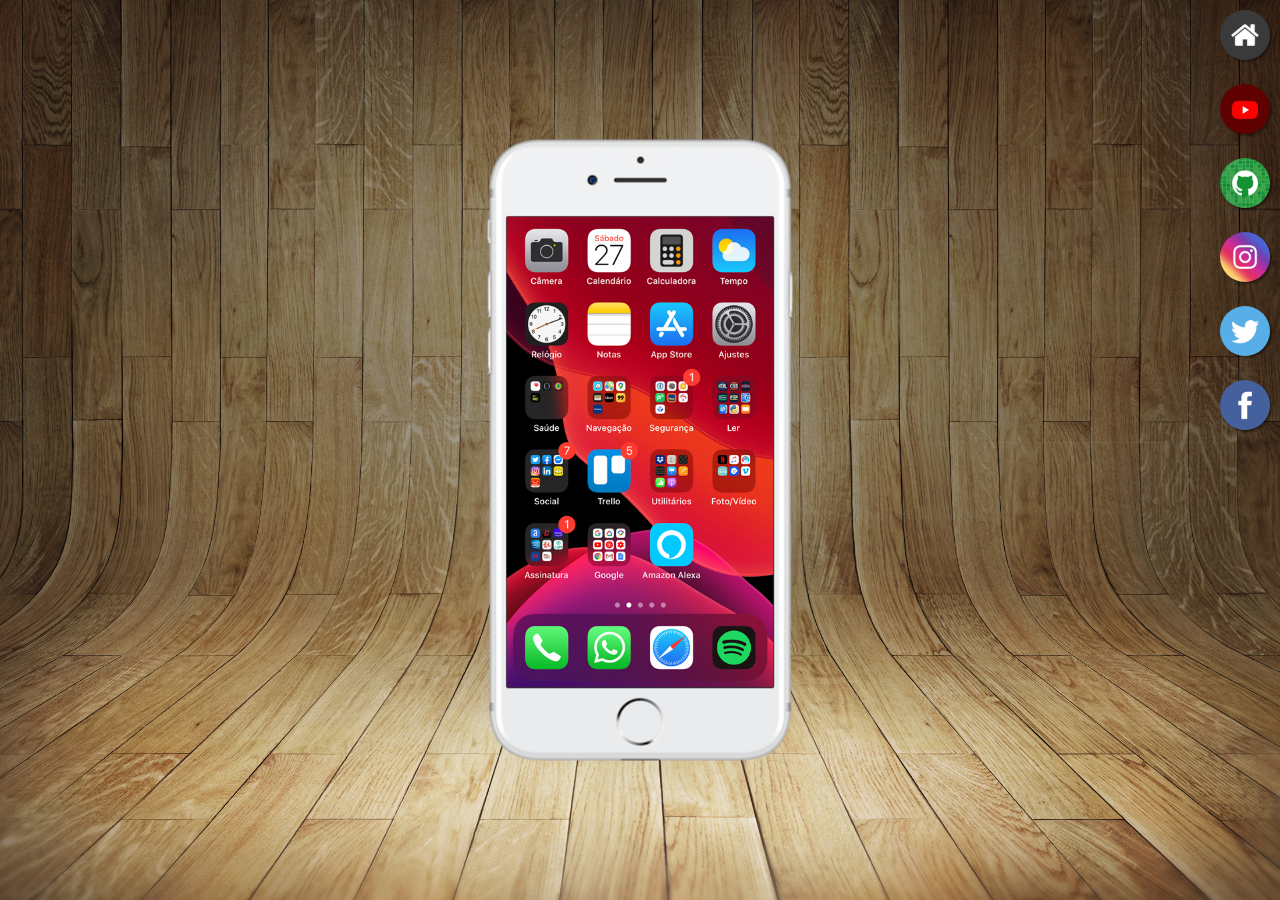
<file: index.html>
<!DOCTYPE html>
<html lang="pt-br">
<head>
    <meta charset="UTF-8">
    <meta name="viewport" content="width=device-width, initial-scale=1.0">
    <link rel="shortcut icon" href="favicon.ico" type="image/x-icon">
    <link rel="stylesheet" href="estilo/style.css">
    <title>Projetos Redes Sociais</title>
</head>
<body>
    <main>
        <section id="telefone">
            <iframe src="home.html" name="tela" id="tela" frameborder="0">
                Seu navegador não é compativel com isso.
            </iframe>
        </section>
        <section id="redes-sociais">
            <a href="home.html" target="tela"><img src="imagens/logo-home.jpg" alt="home"></a><br>
            <a href="youtube.html" target="tela"><img src="imagens/logo-youtube.jpg" alt="youtube"></a><br>
            <a href="github.html" target="tela"><img src="imagens/logo-github.jpg" alt="github"></a><br>
            <a href="instagran.html" target="tela"><img src="imagens/logo-instagram.jpg" alt="instagram"></a><br>
            <a href="twitter.html" target="tela"><img src="imagens/logo-twitter.jpg" alt="twitter"></a><br>
            <a href="facebook.html" target="tela"><img src="imagens/logo-facebook.jpg" alt="facebook"></a>
        </section>
    </main>
</body>
</html>
</file>
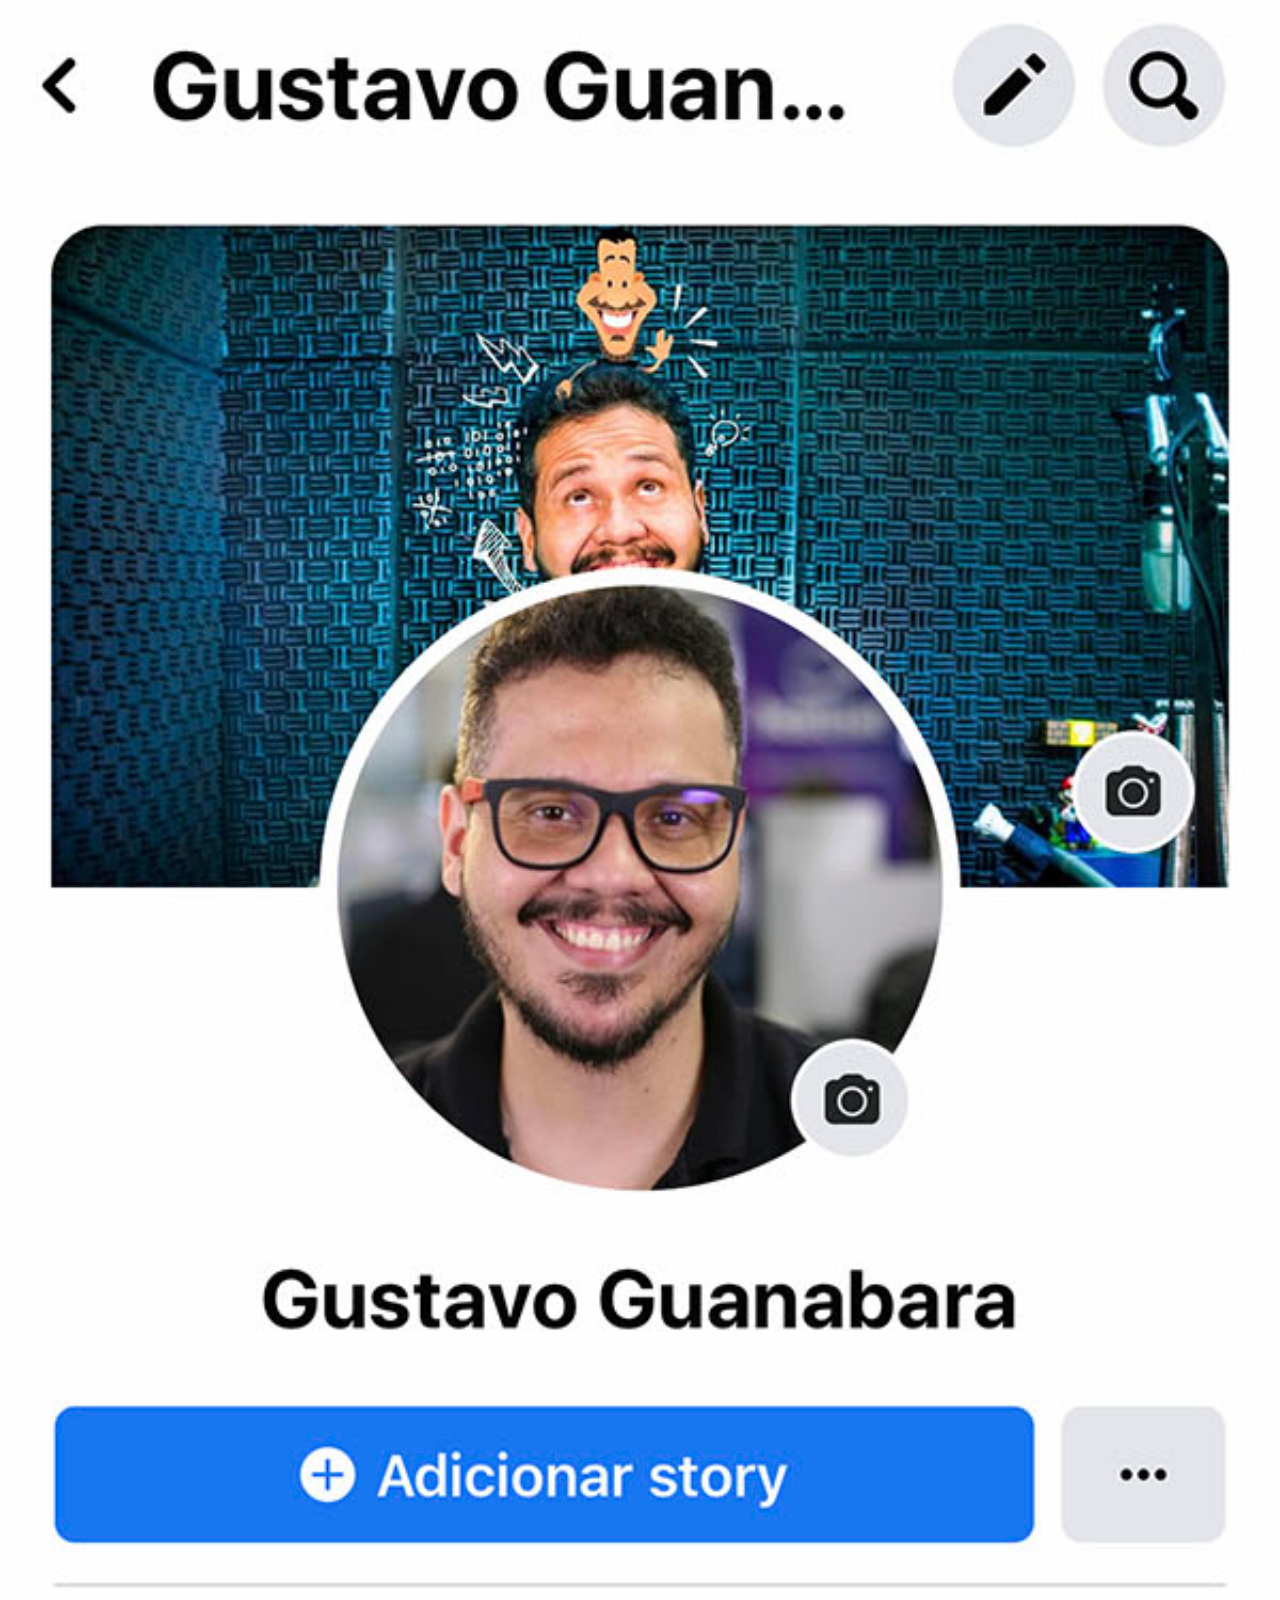
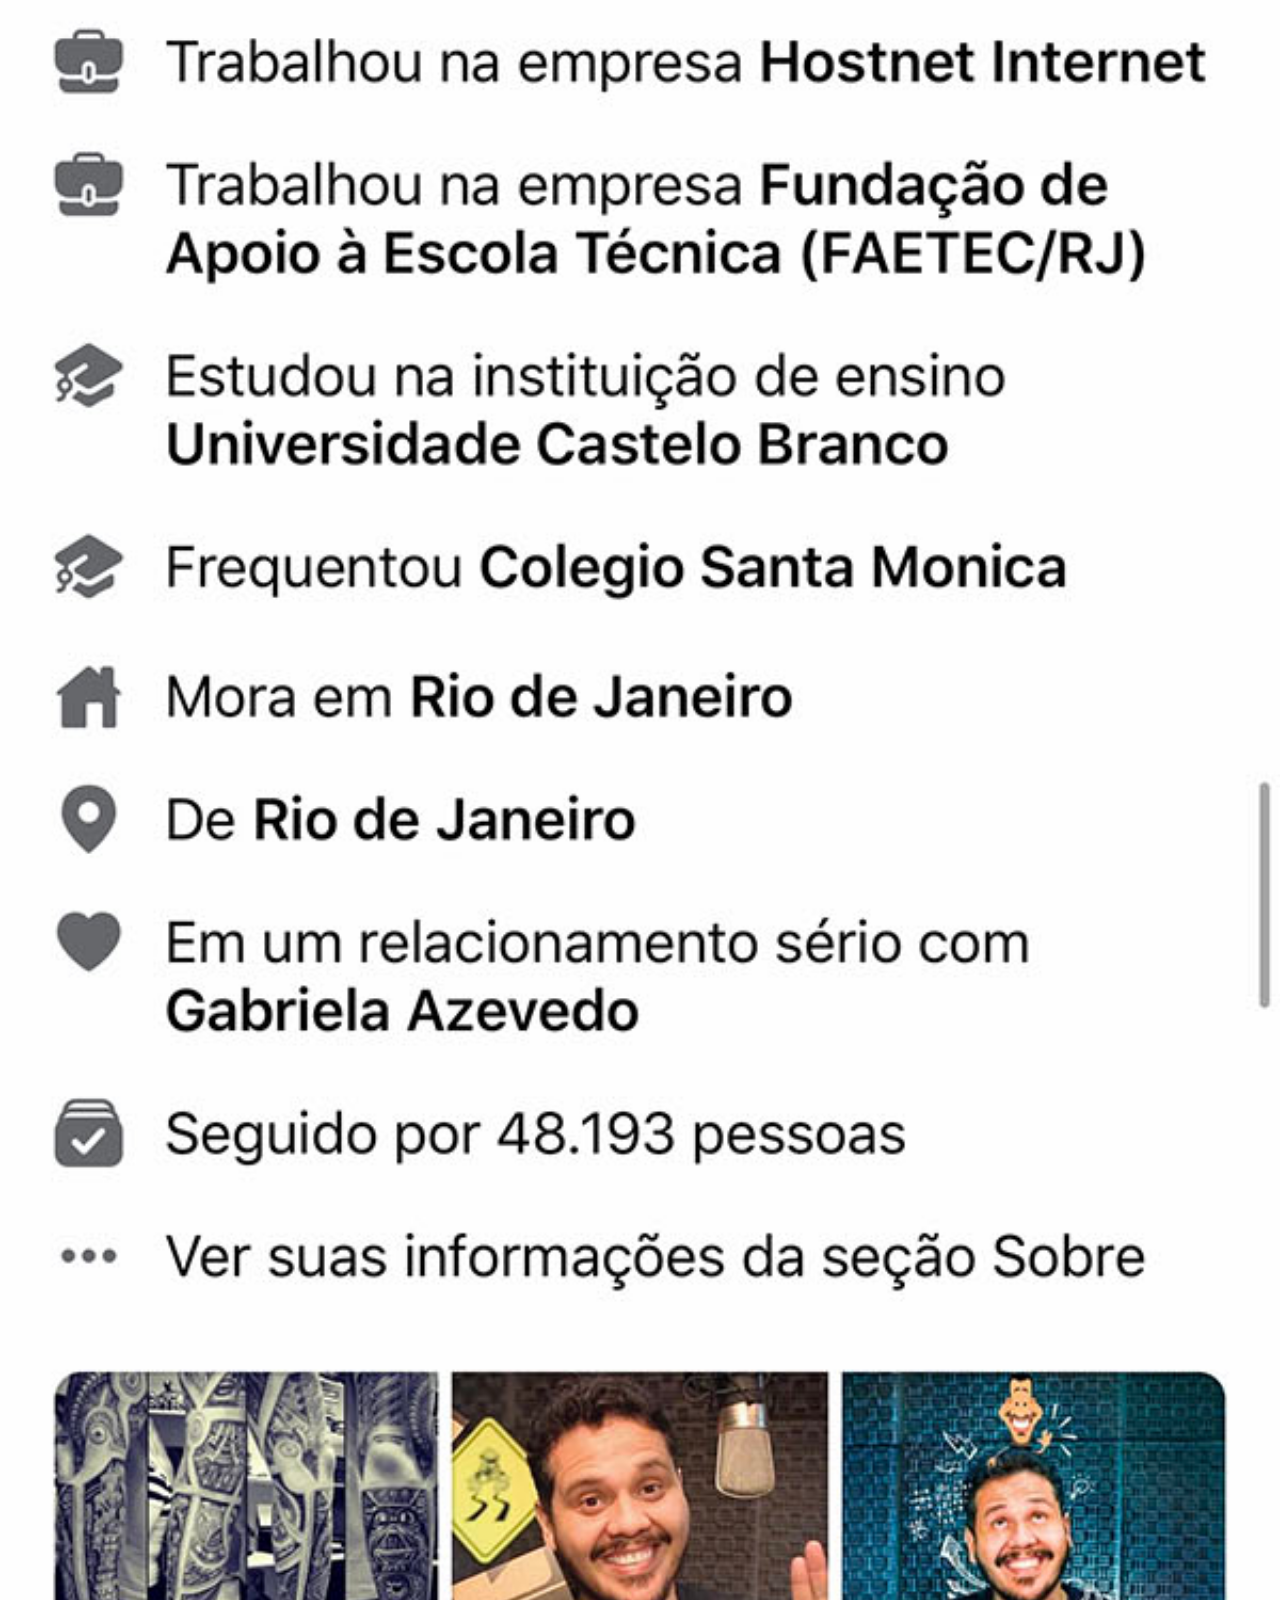
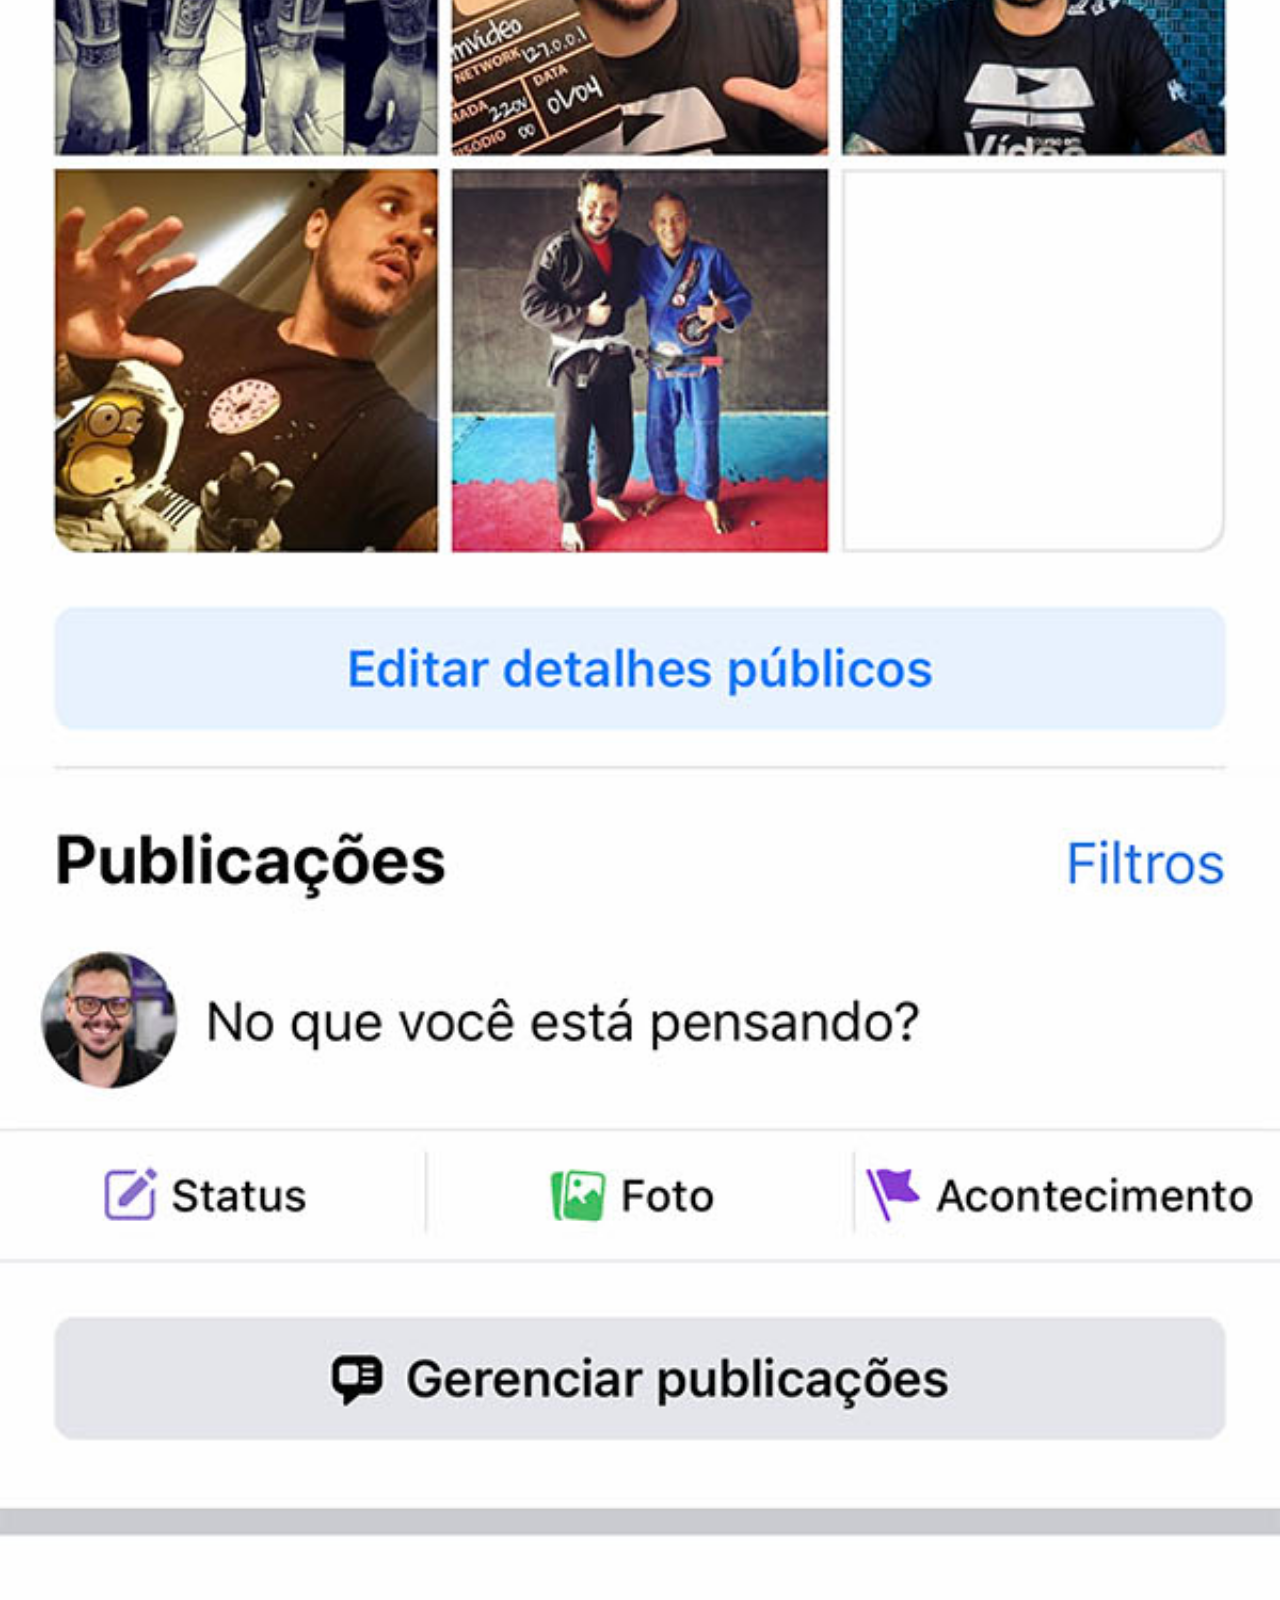
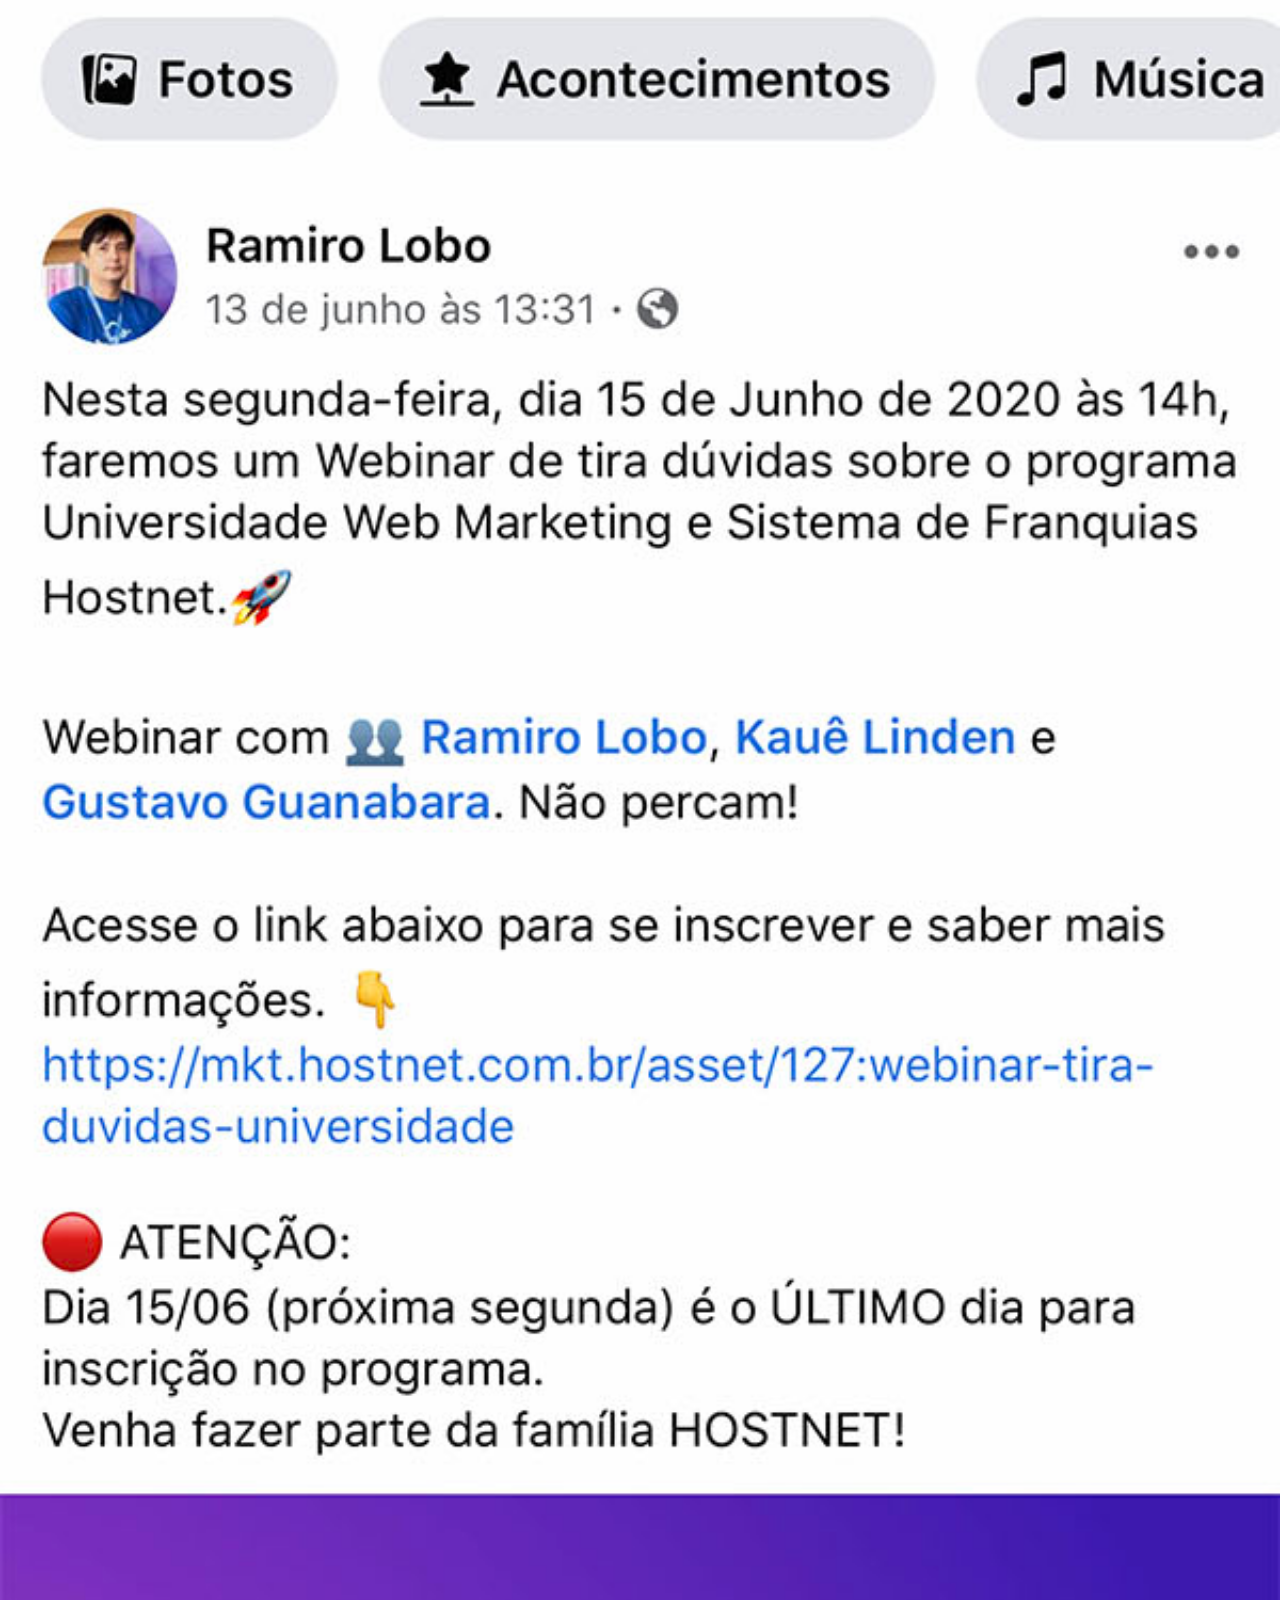
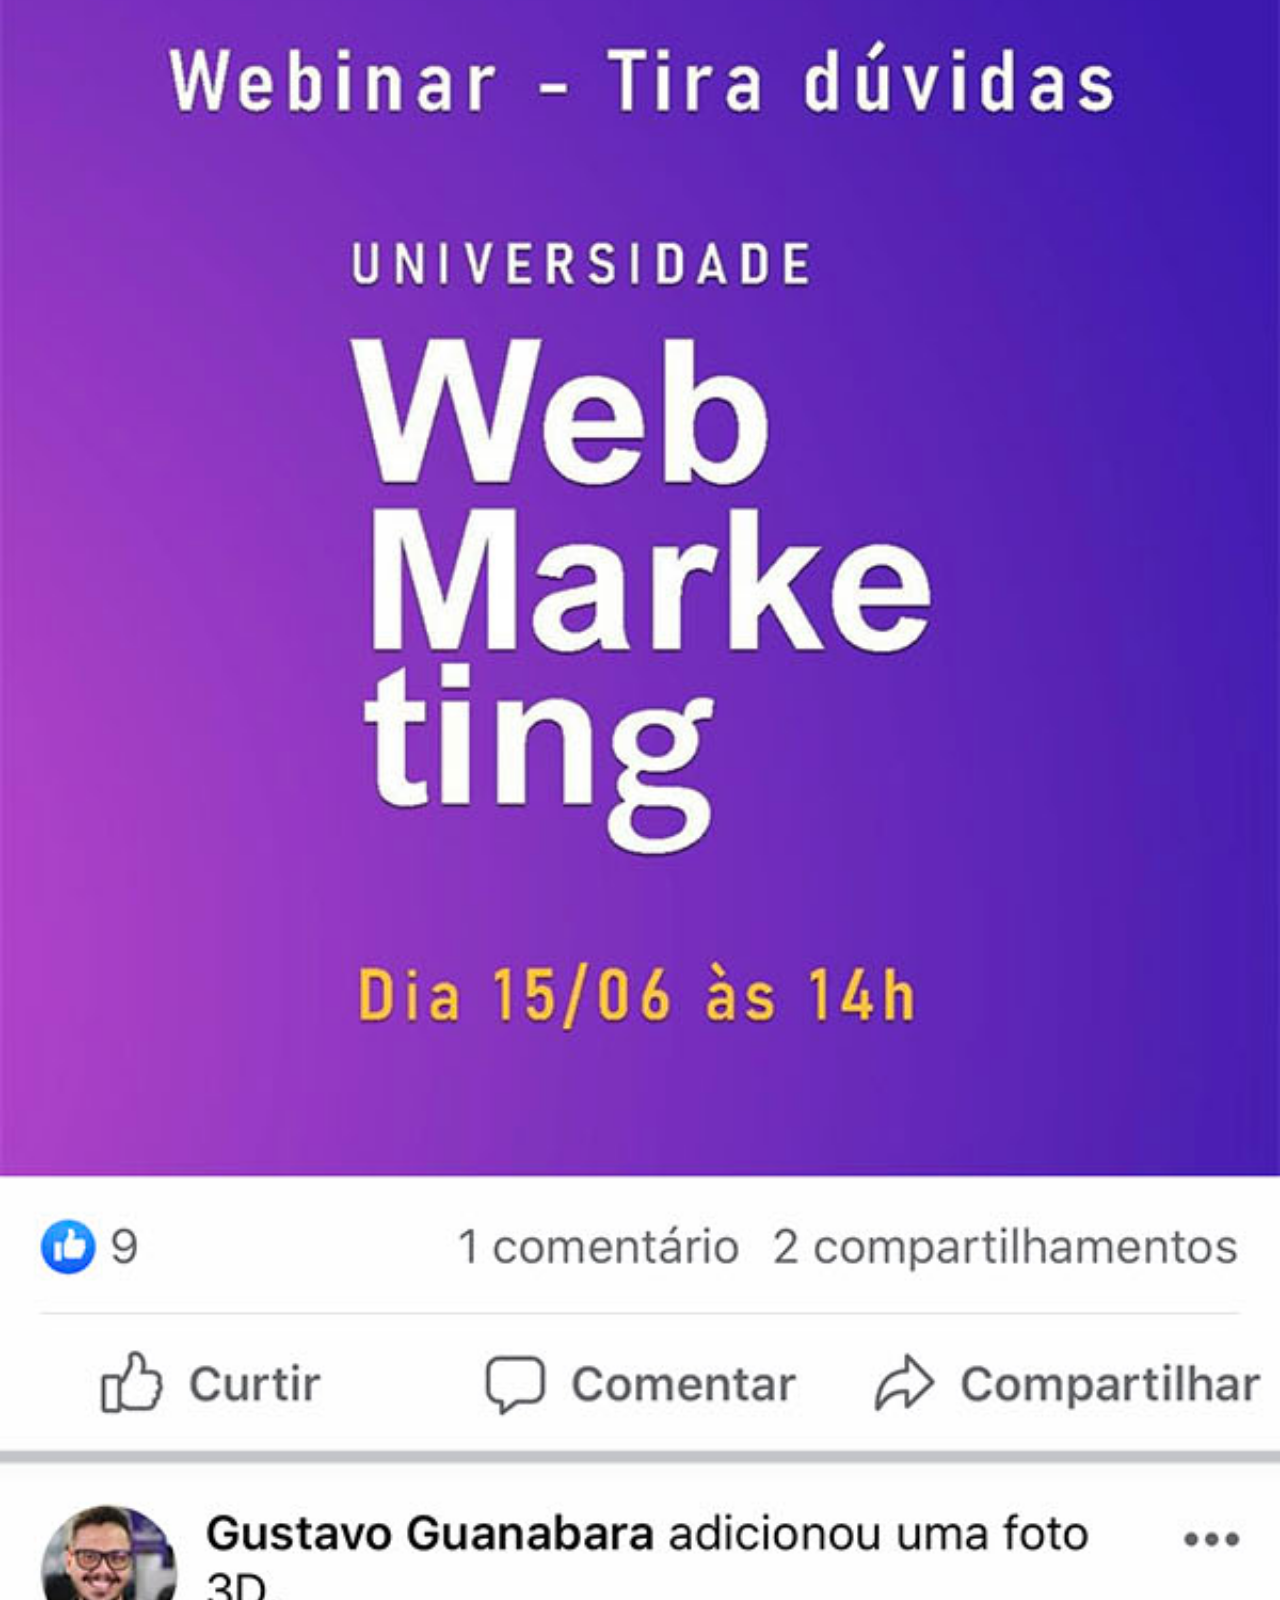
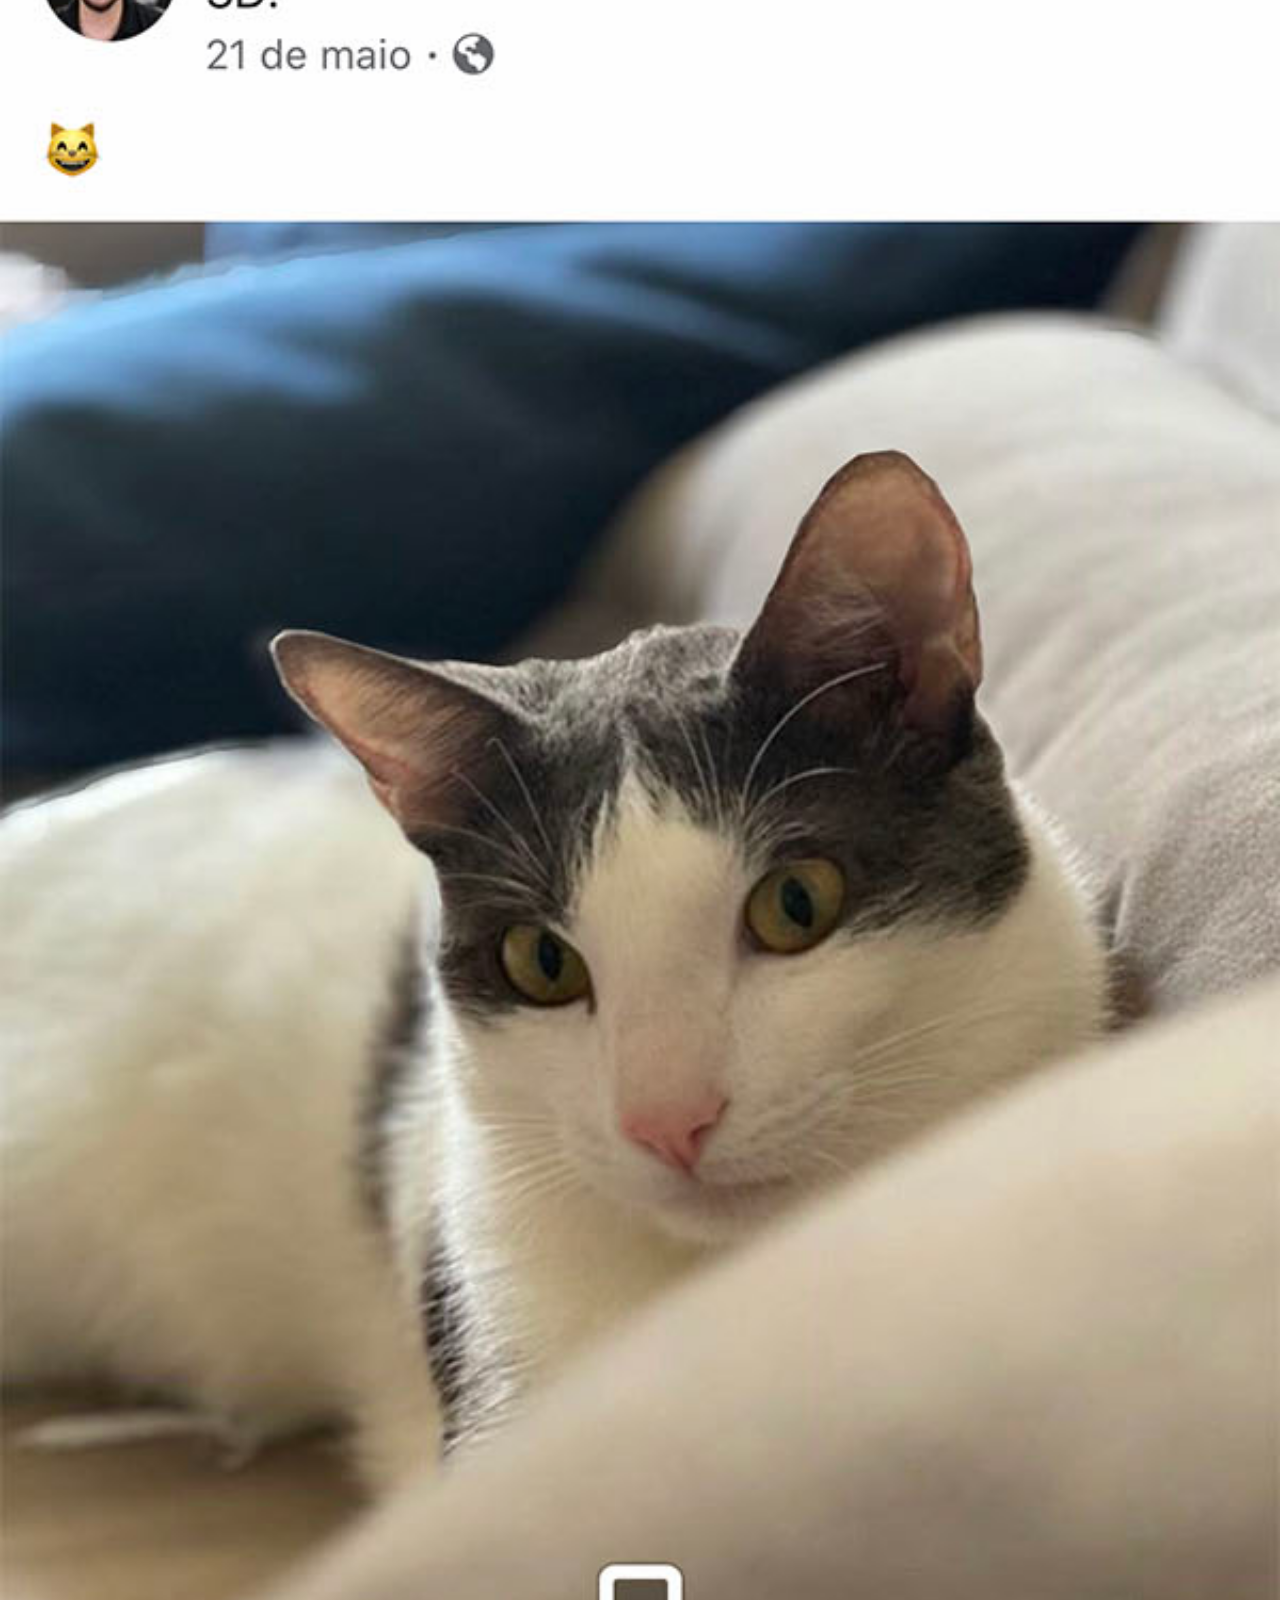
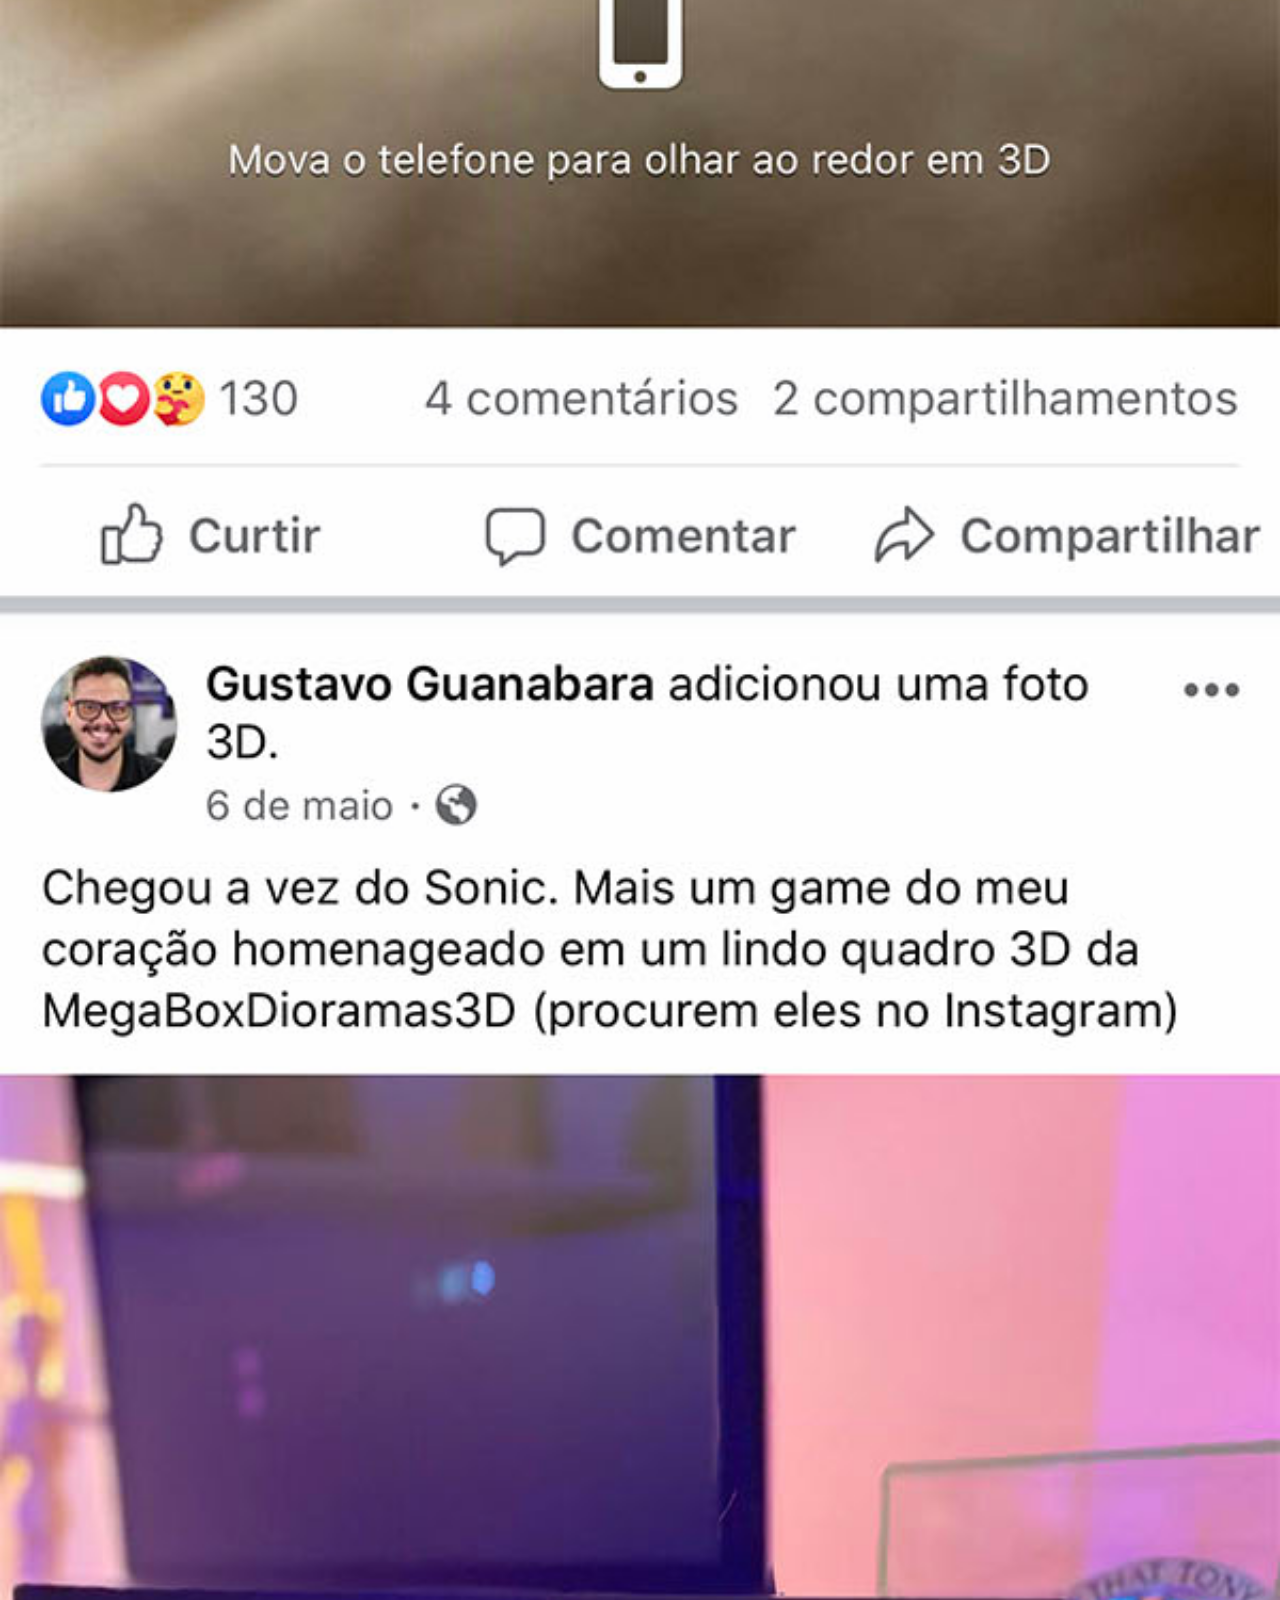
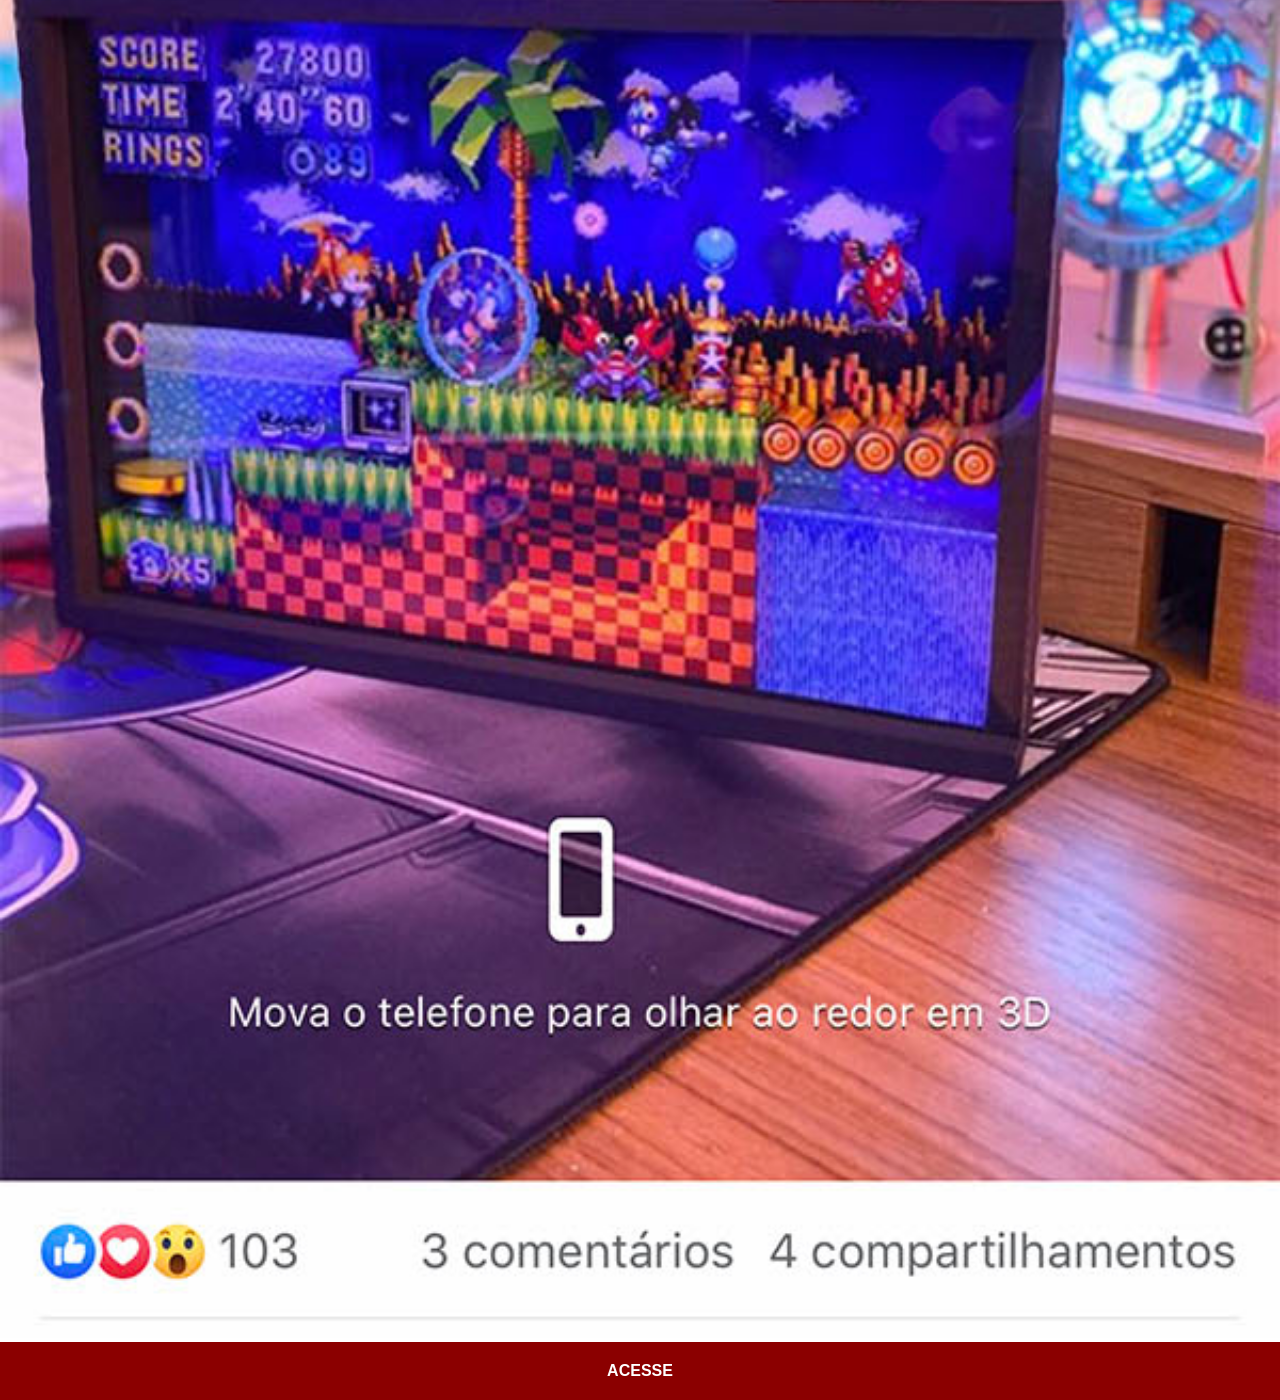
<file: facebook.html>
<!DOCTYPE html>
<html lang="pt-br">
<head>
    <meta charset="UTF-8">
    <meta name="viewport" content="width=device-width, initial-scale=1.0">
    <title>facebook</title>
    <link rel="stylesheet" href="estilo/social.css">
</head>
<body>
    <img src="imagens/tela-facebook.jpg" alt="facebook">
    <a href="https://www.facebook.com/gustavoguanabara/?locale=pt_BR" target="_blank">ACESSE</a>
</body>
</html>
</file>
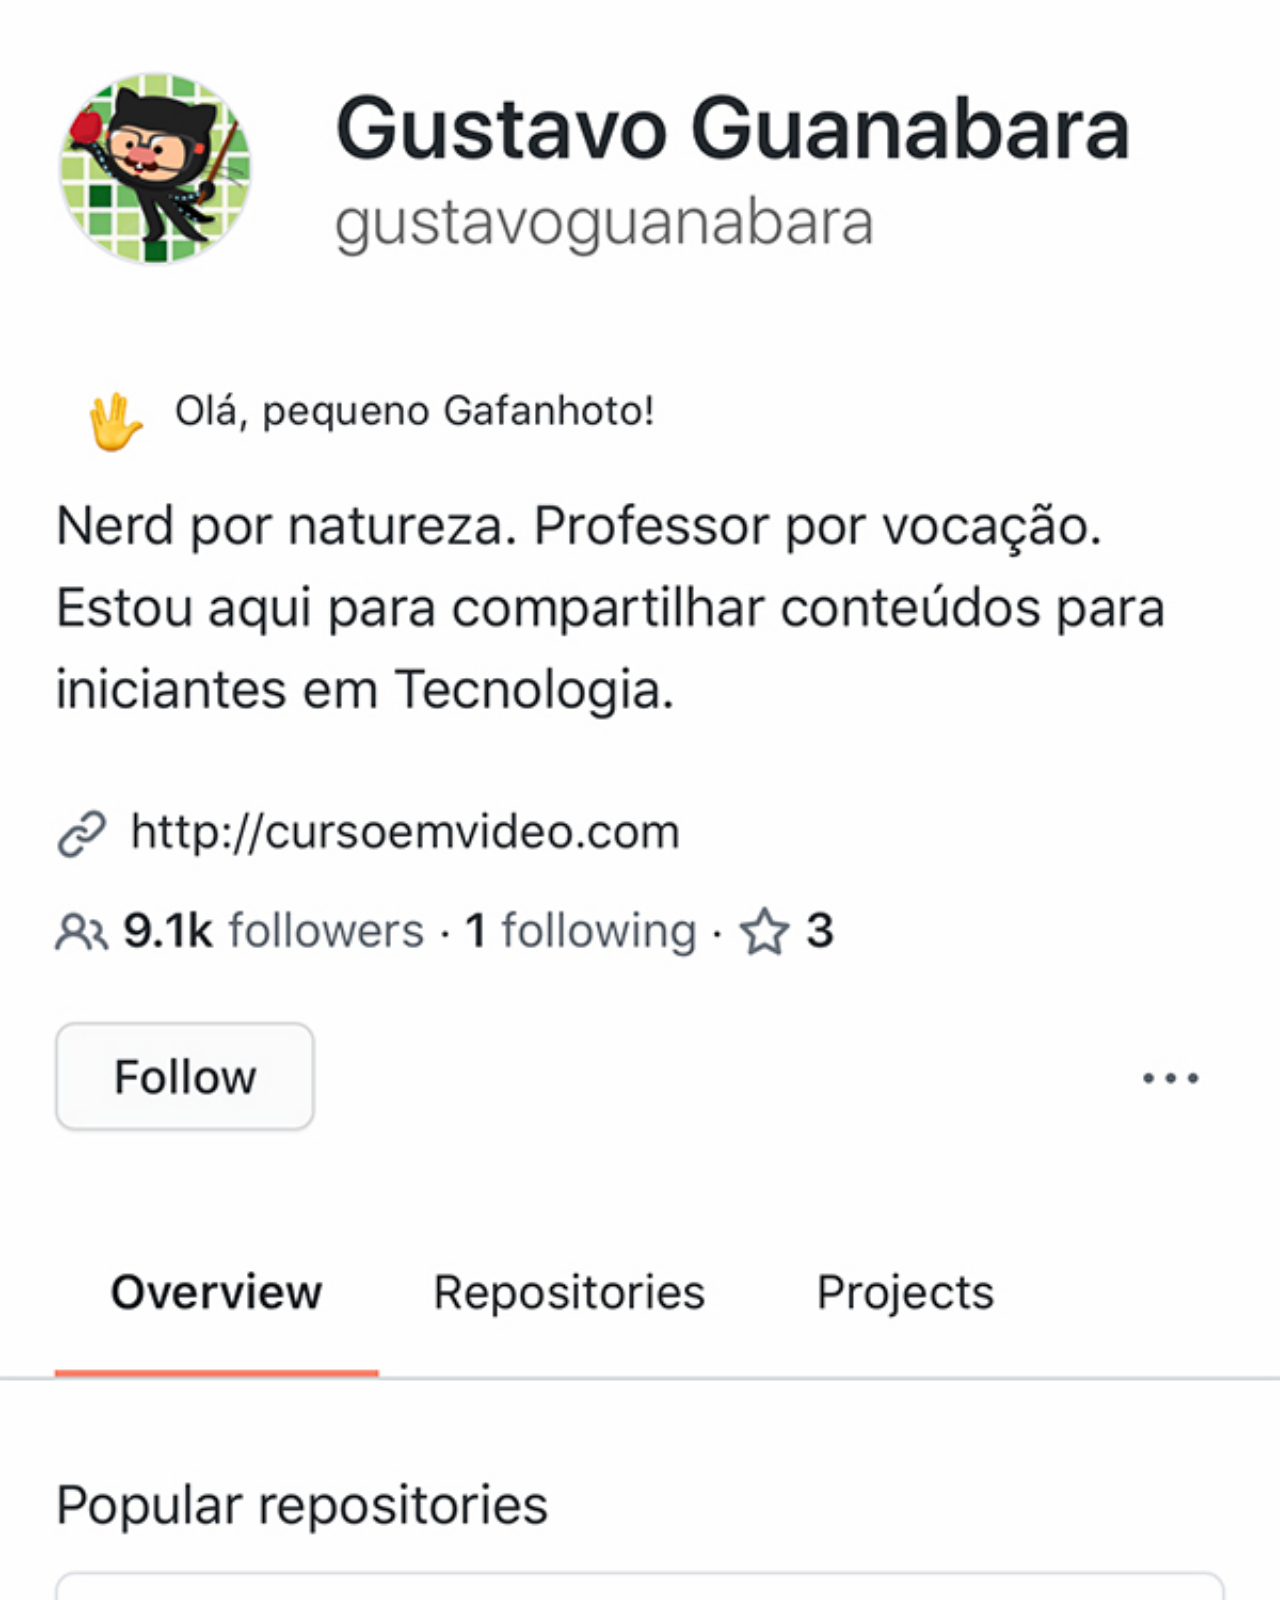
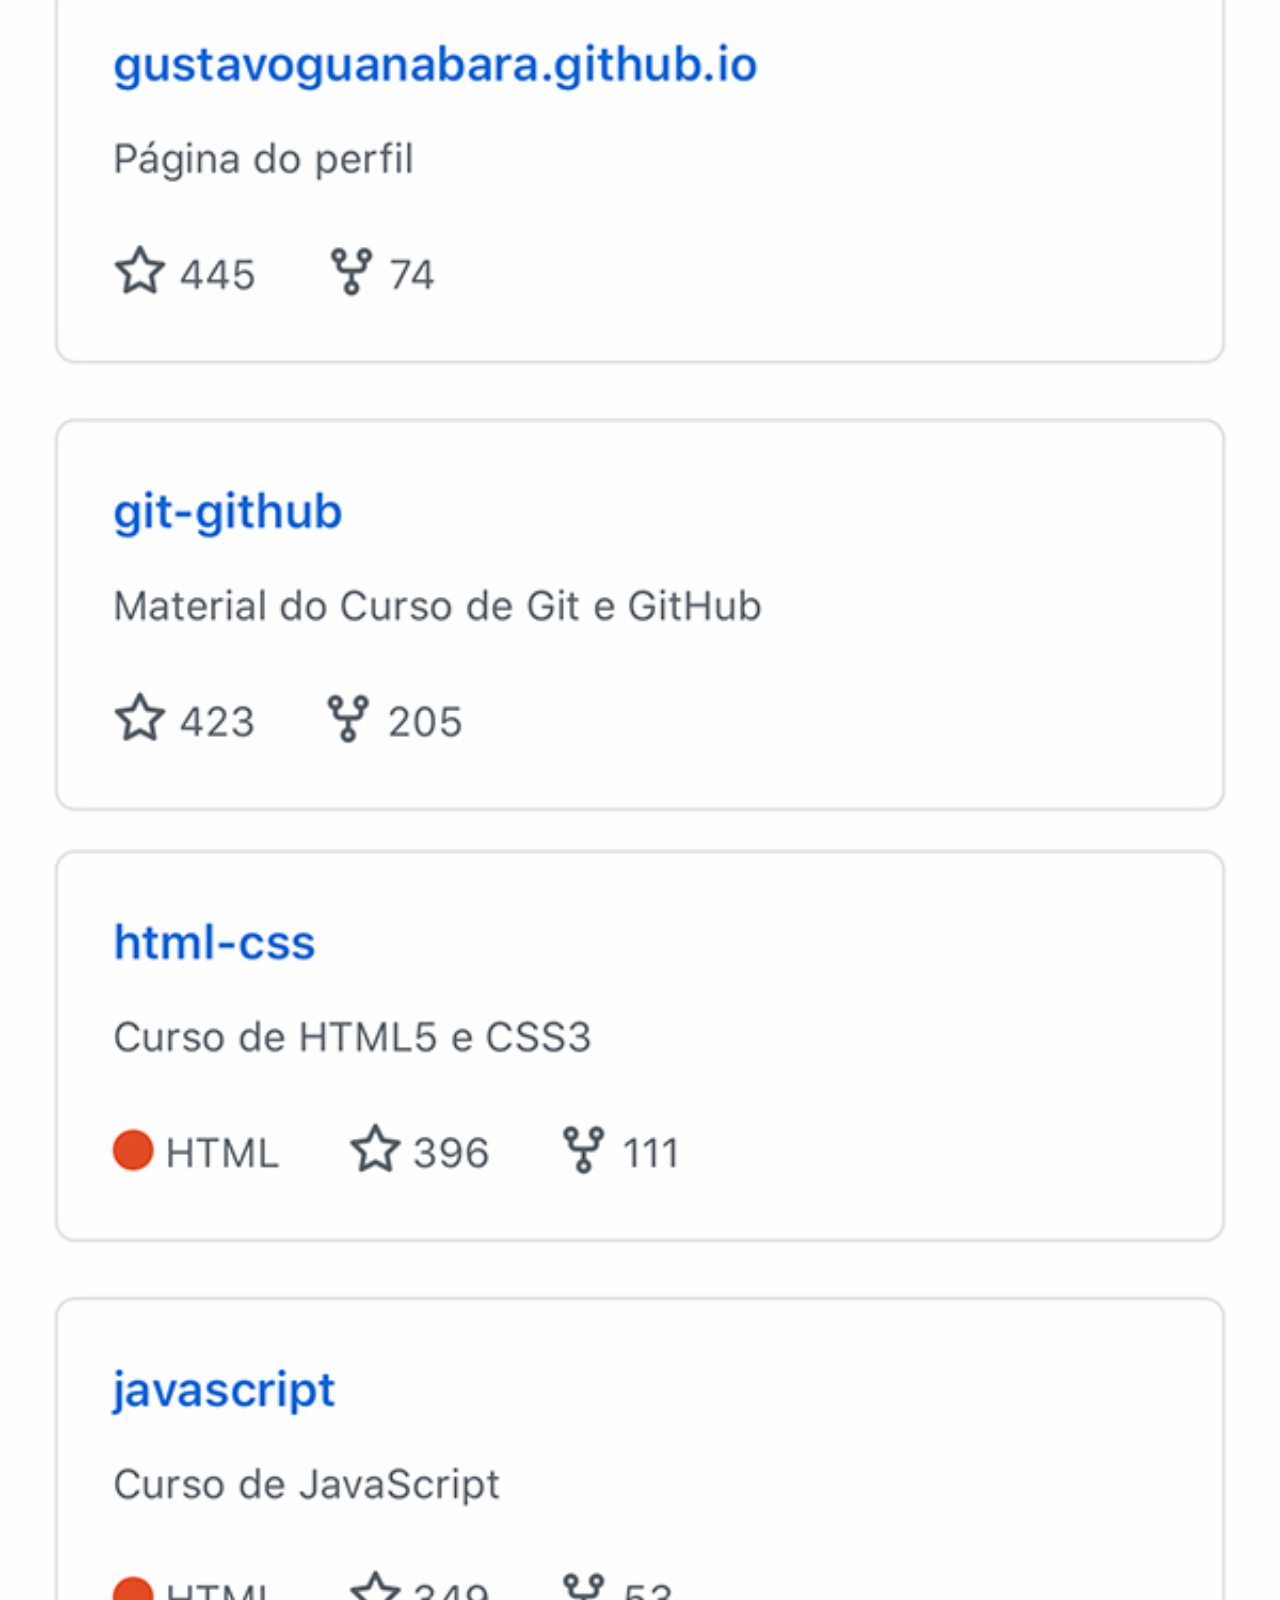
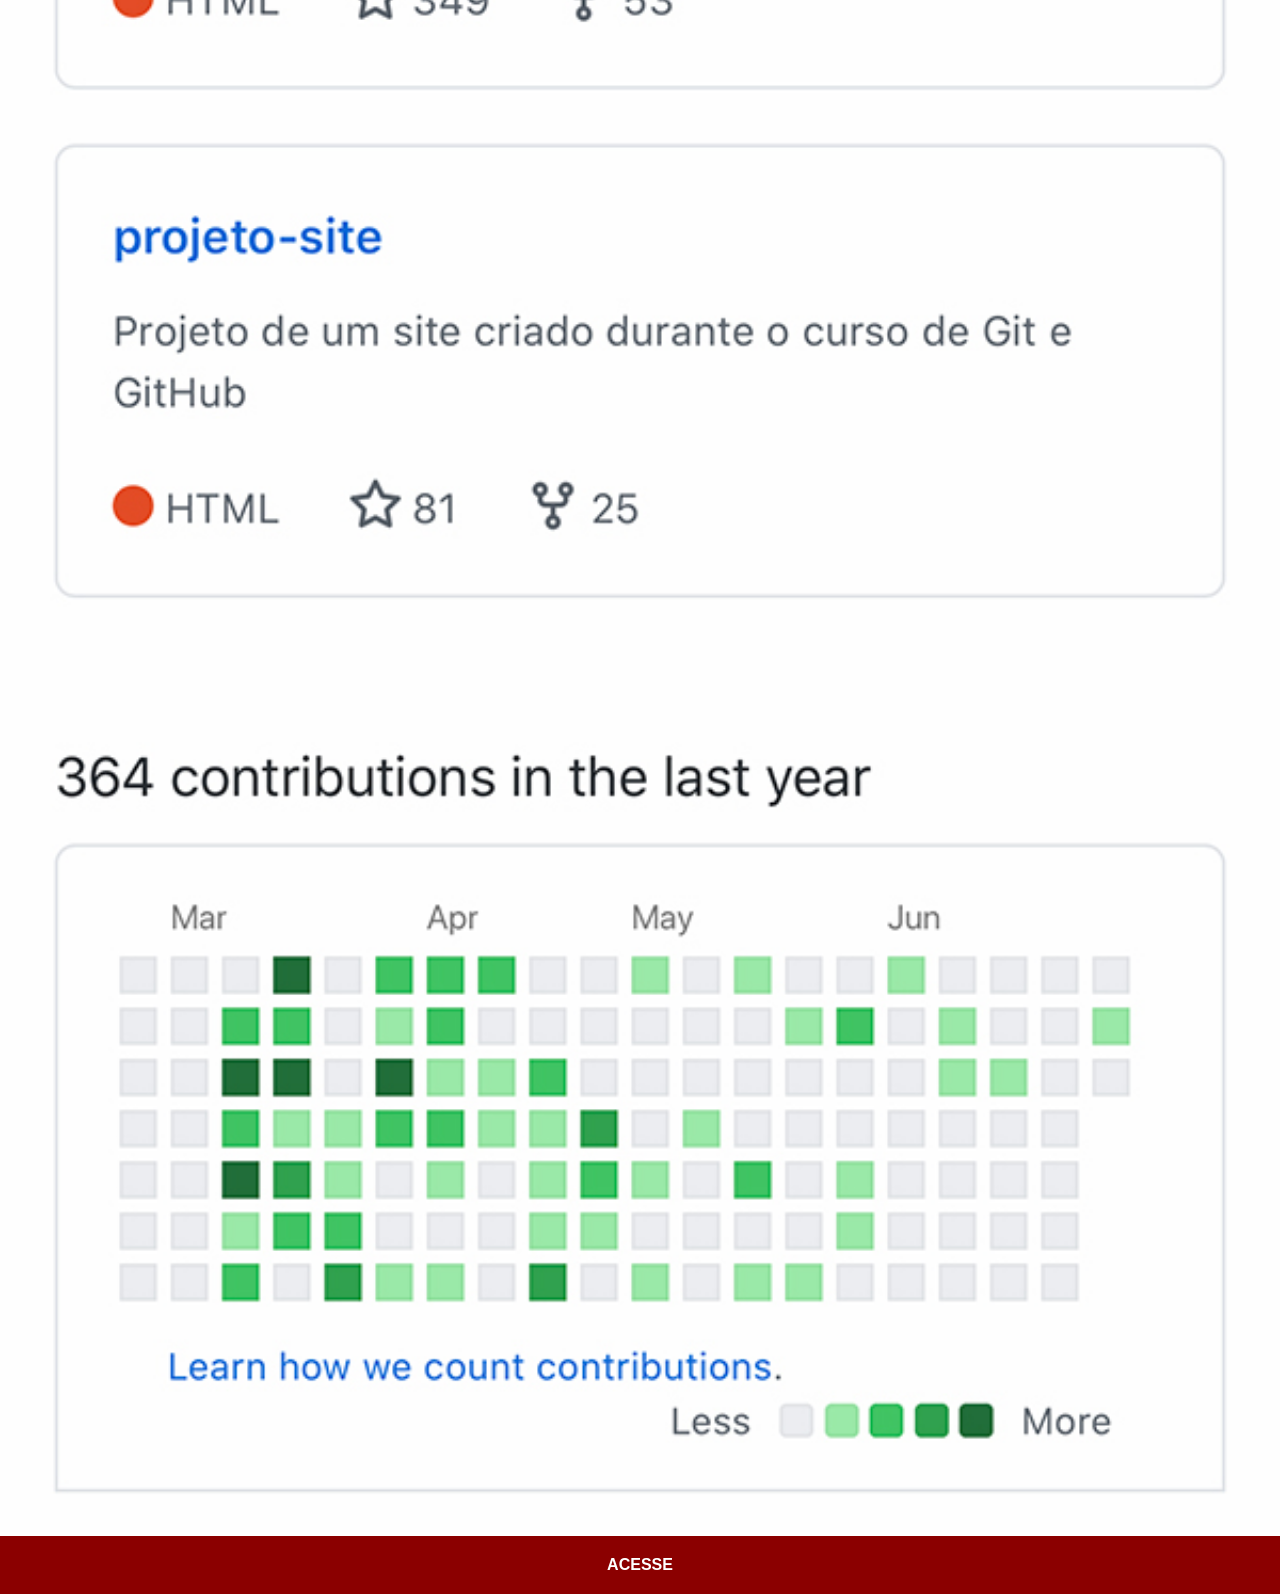
<file: github.html>
<!DOCTYPE html>
<html lang="pt-br">
<head>
    <meta charset="UTF-8">
    <meta name="viewport" content="width=device-width, initial-scale=1.0">
    <title>GitHub</title>
    <link rel="stylesheet" href="estilo/social.css">
</head>
<body>
    <img src="imagens/tela-github.jpg" alt="github">
    <a href="https://github.com/gustavoguanabara" target="_blank">ACESSE</a>
</body>
</html>
</file>
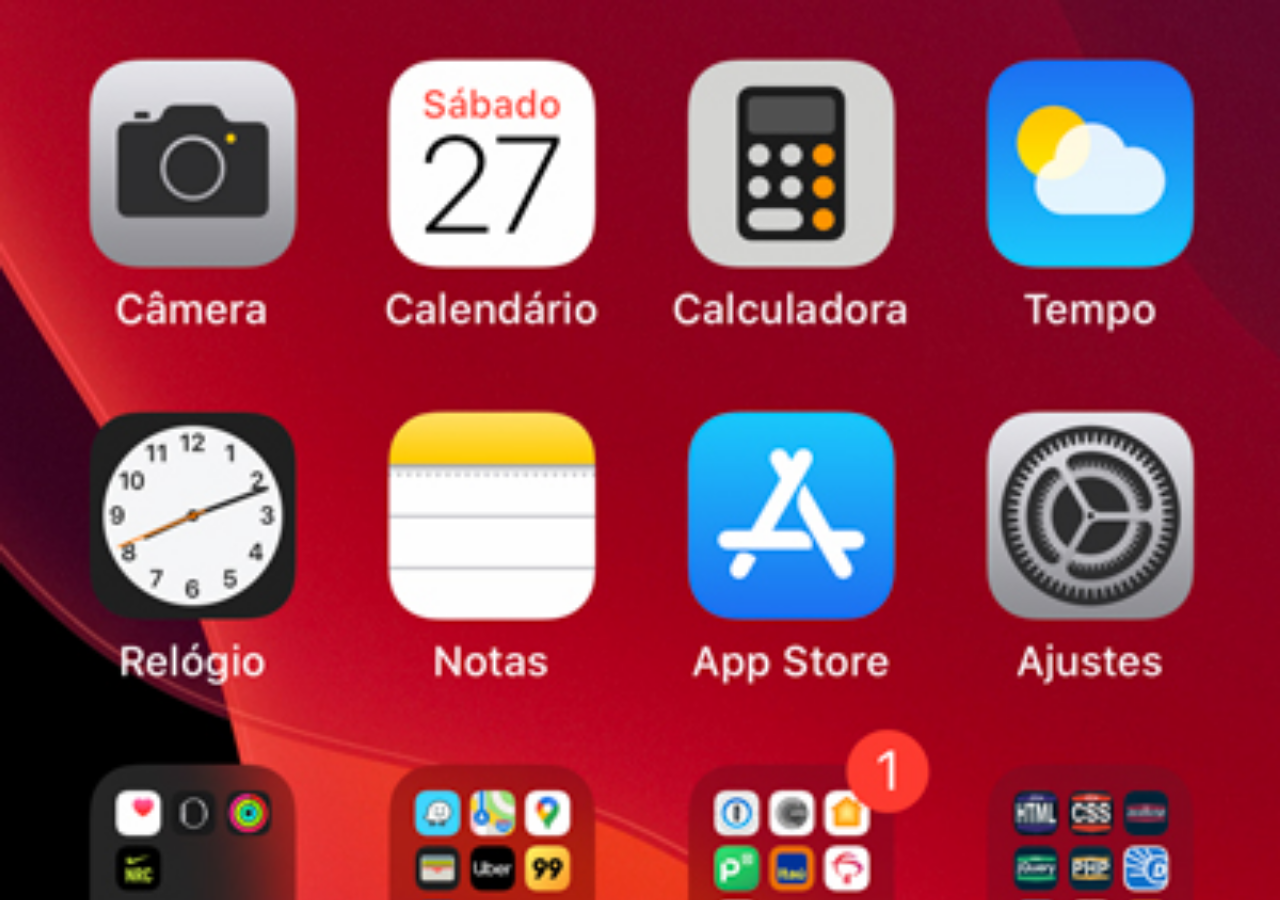
<file: home.html>
<!DOCTYPE html>
<html lang="pt-br">
<head>
    <meta charset="UTF-8">
    <meta name="viewport" content="width=device-width, initial-scale=1.0">
    <title>Home</title>
</head>
<style>
    *{
        margin: 0px;
        padding: 0px;
    }
    body{
        width: 100vw;
        height: 100vh;
        background:  black url(imagens/tela-home.jpg) no-repeat top center;
        background-size: cover;
    }
</style>
<body>
    
</body>
</html>
</file>
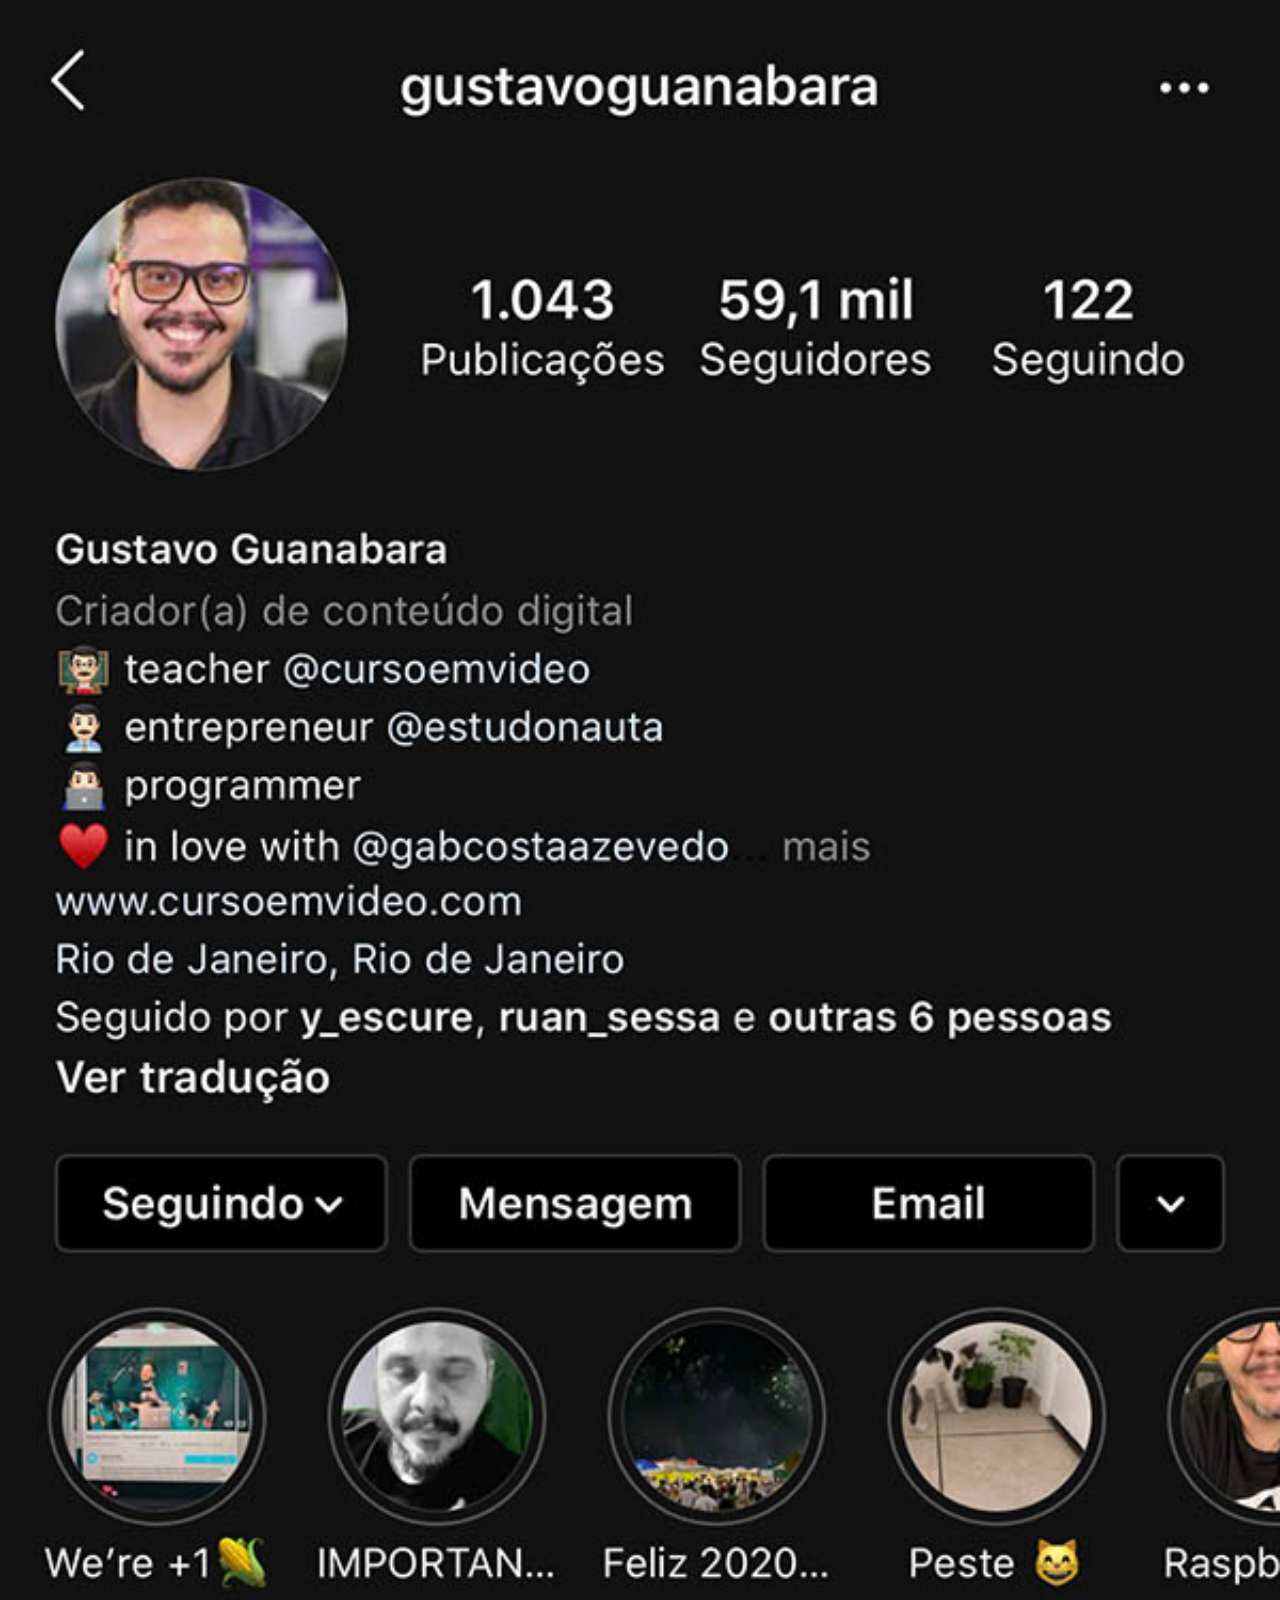
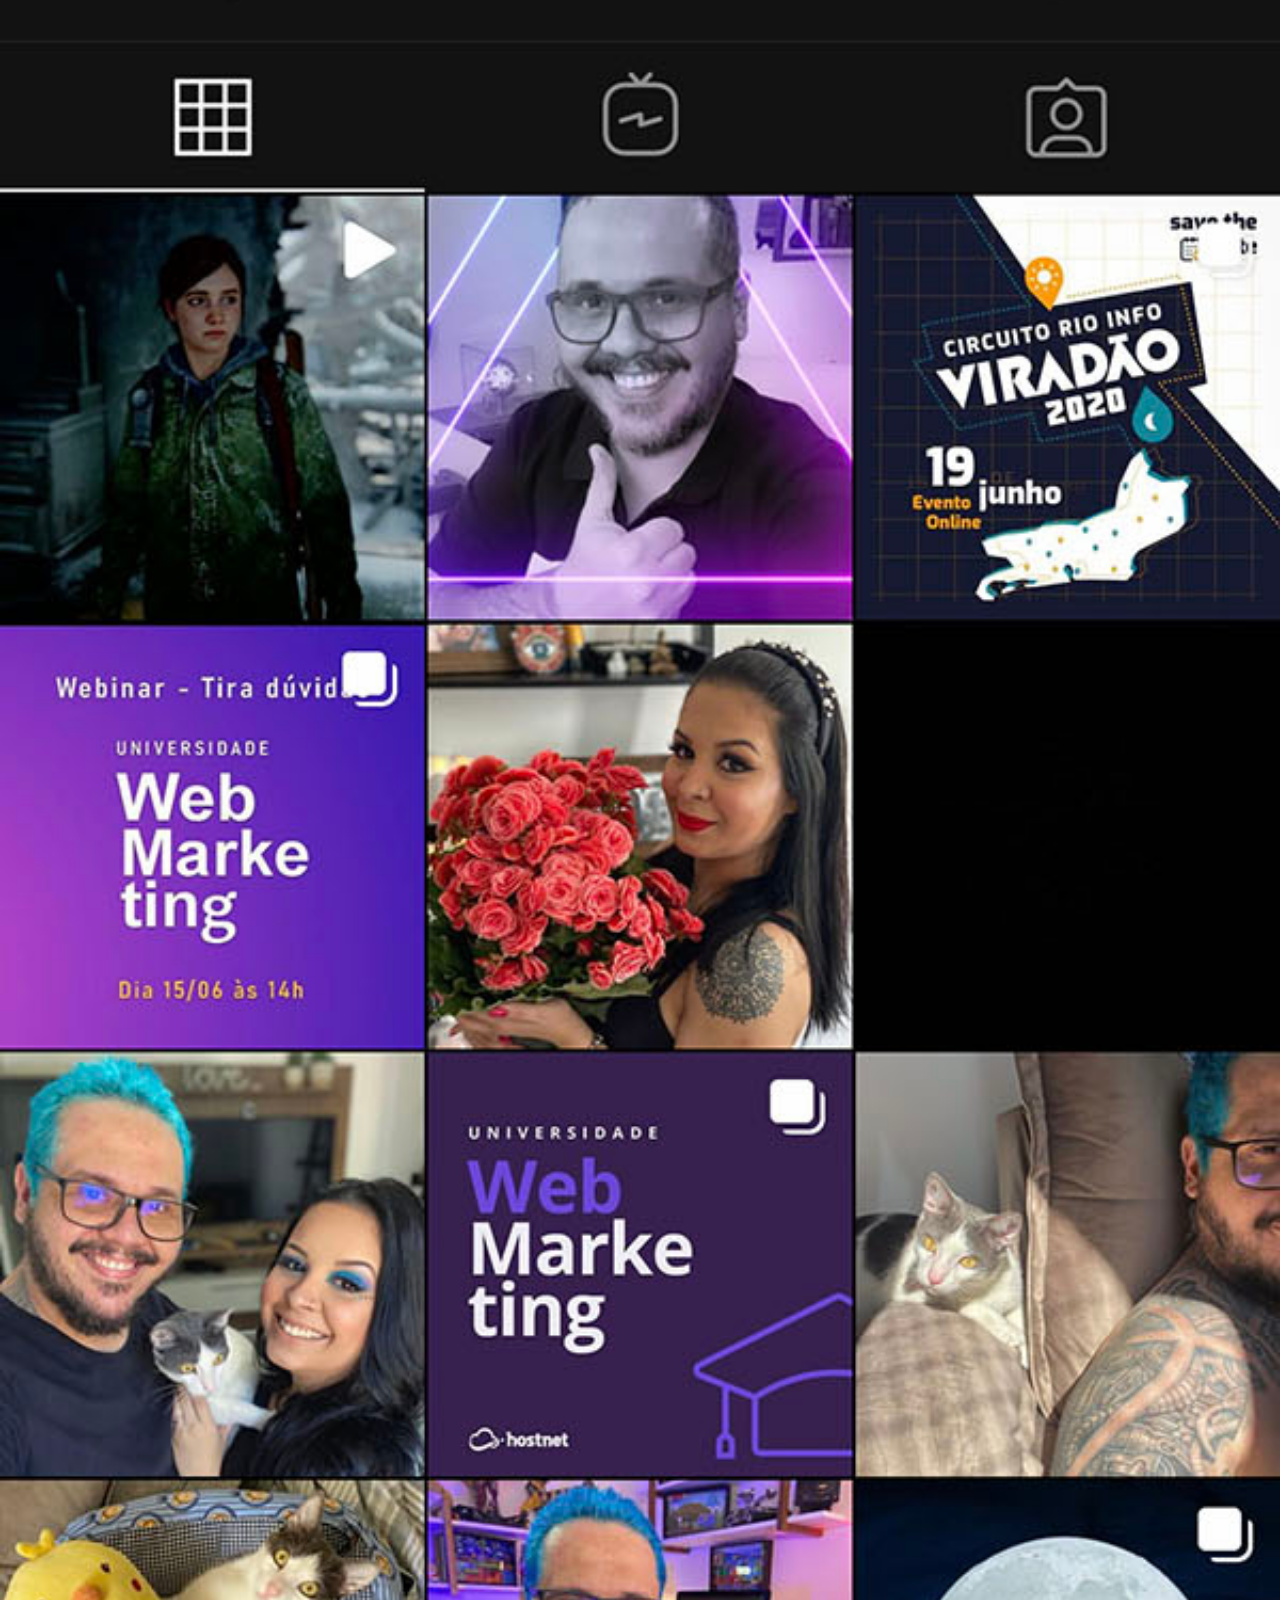
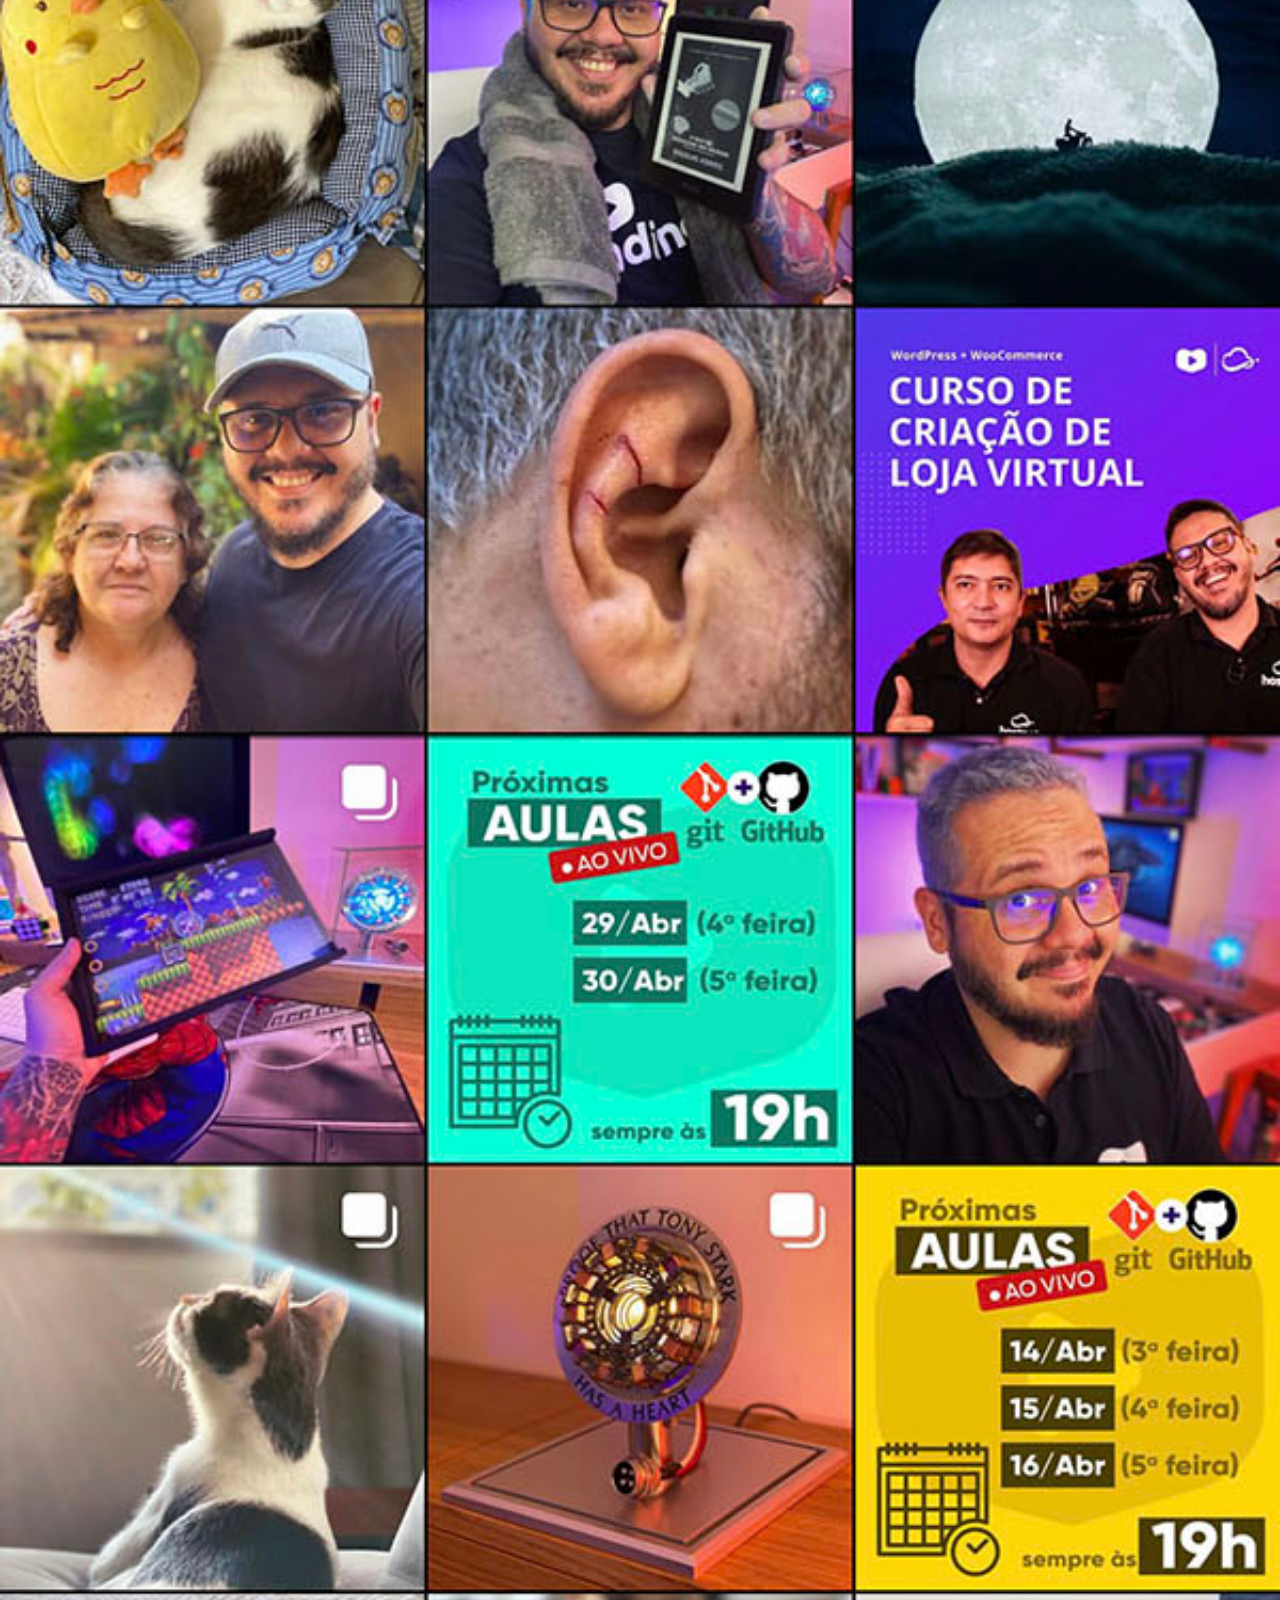
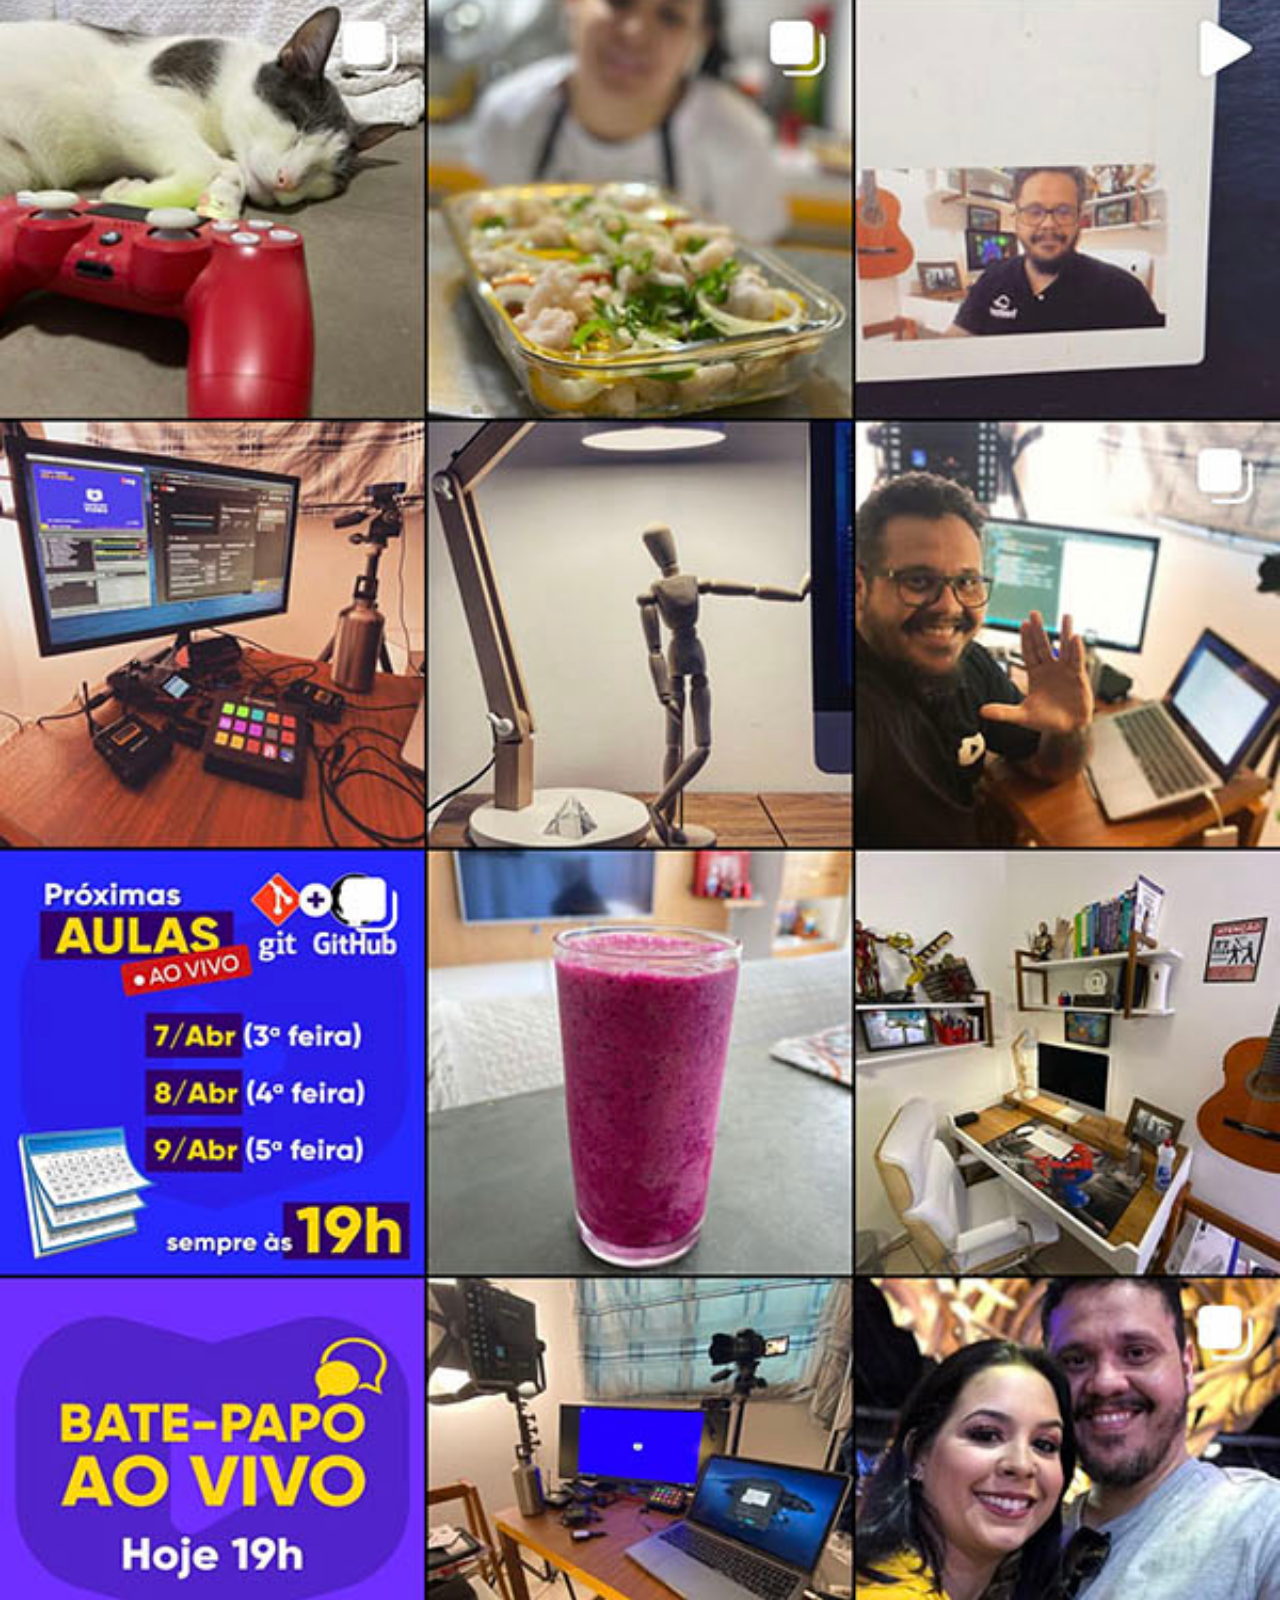
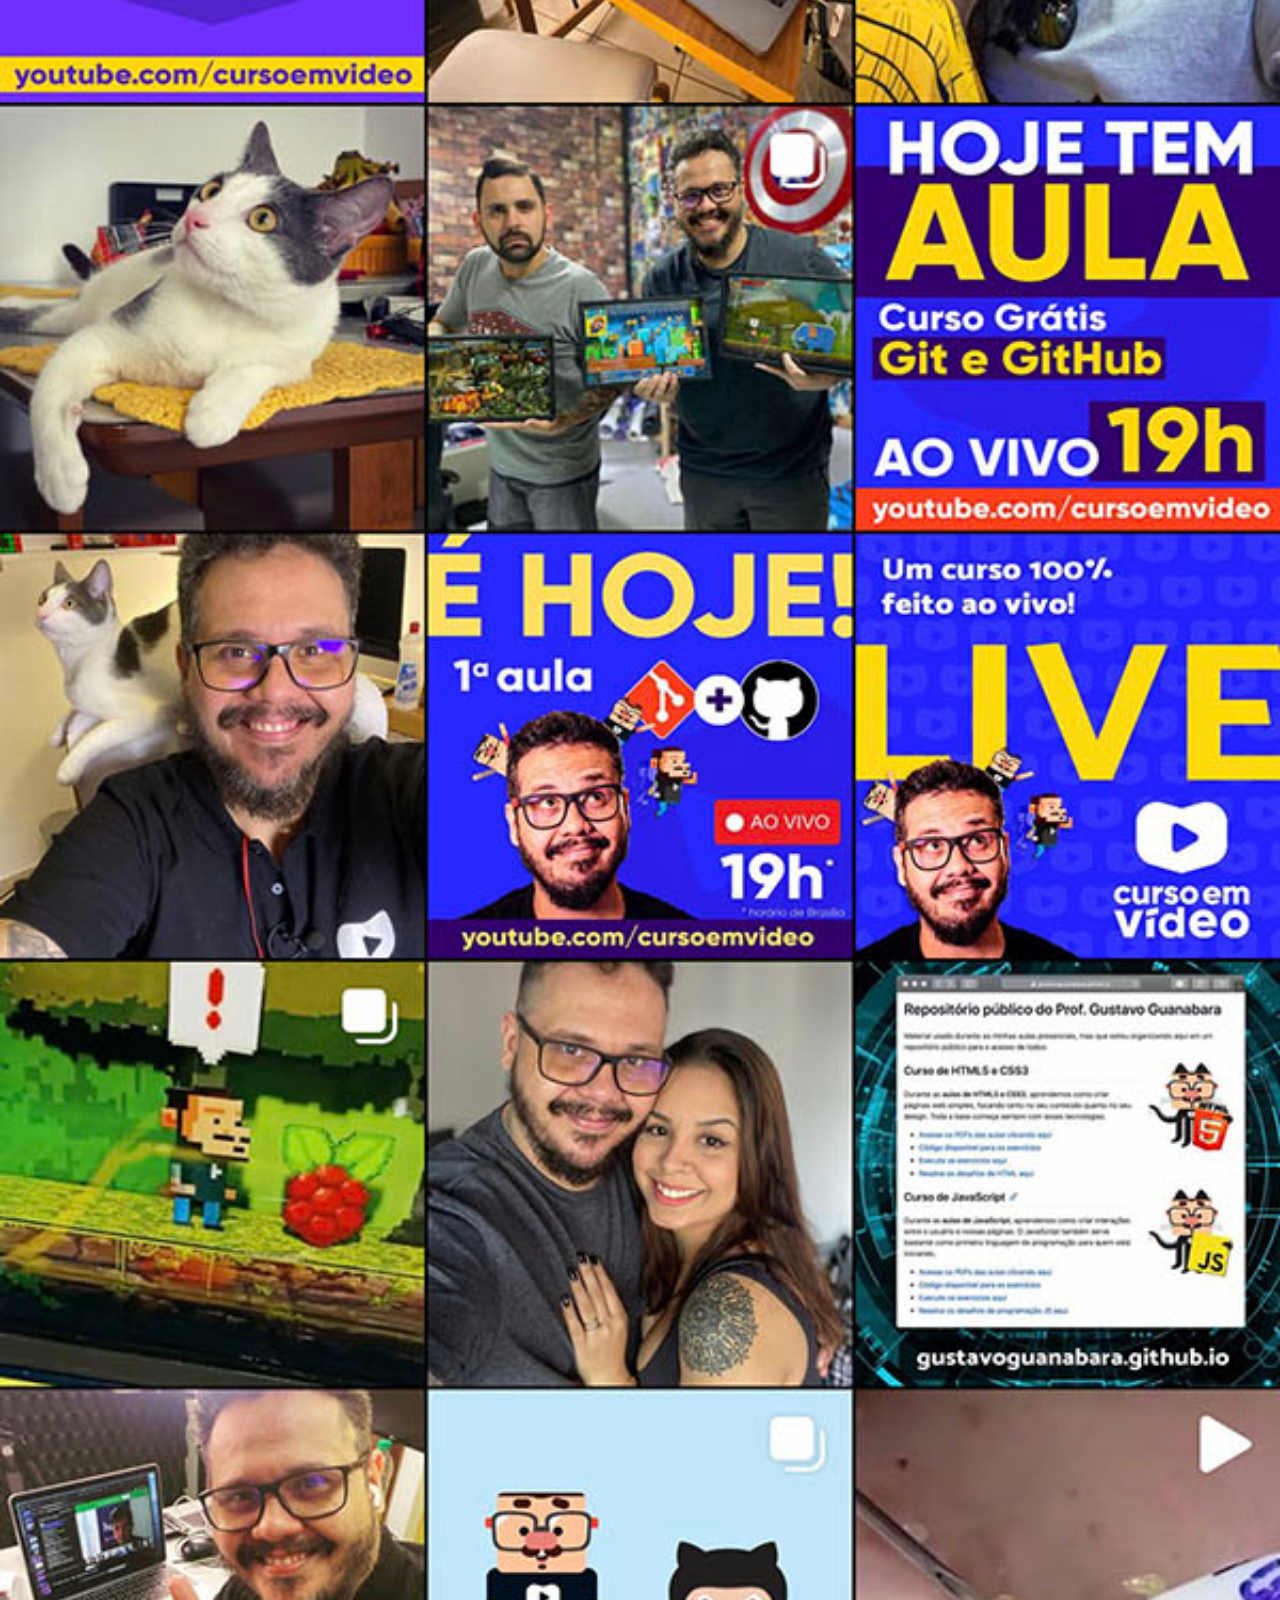
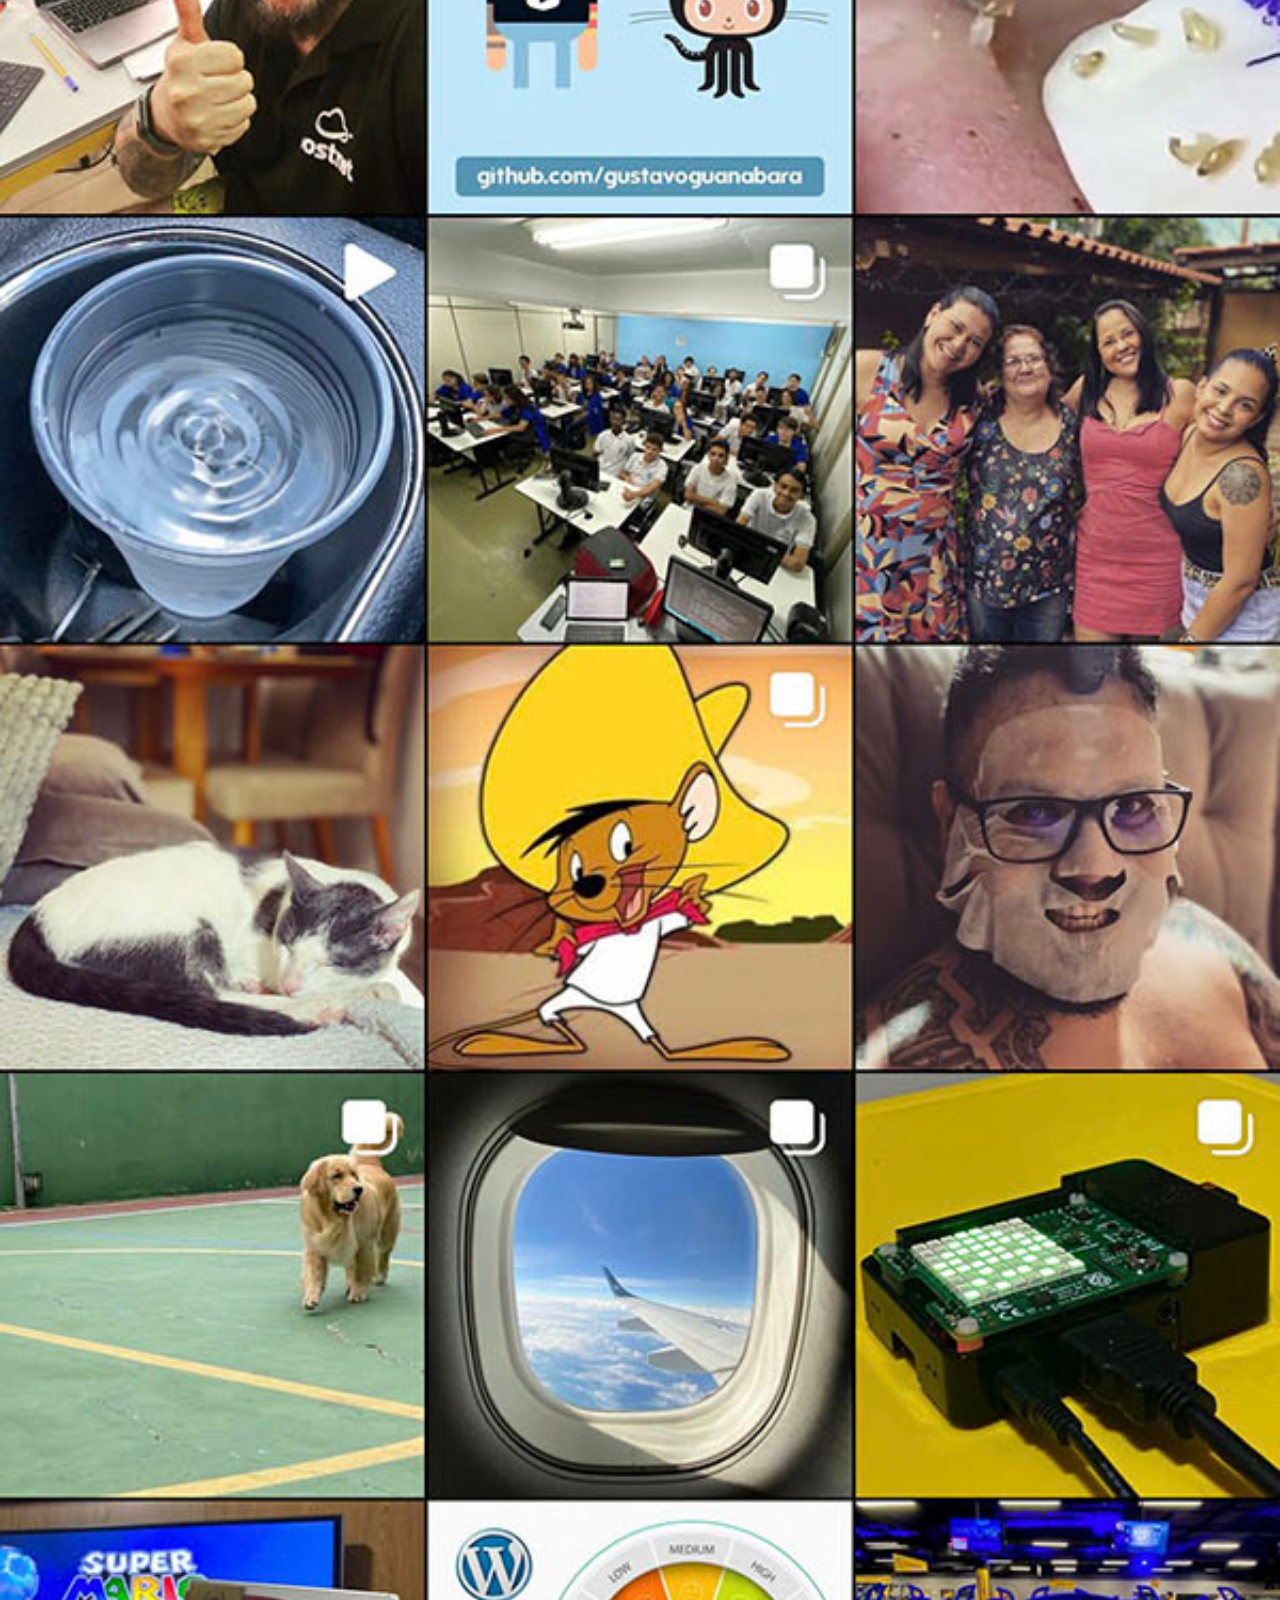
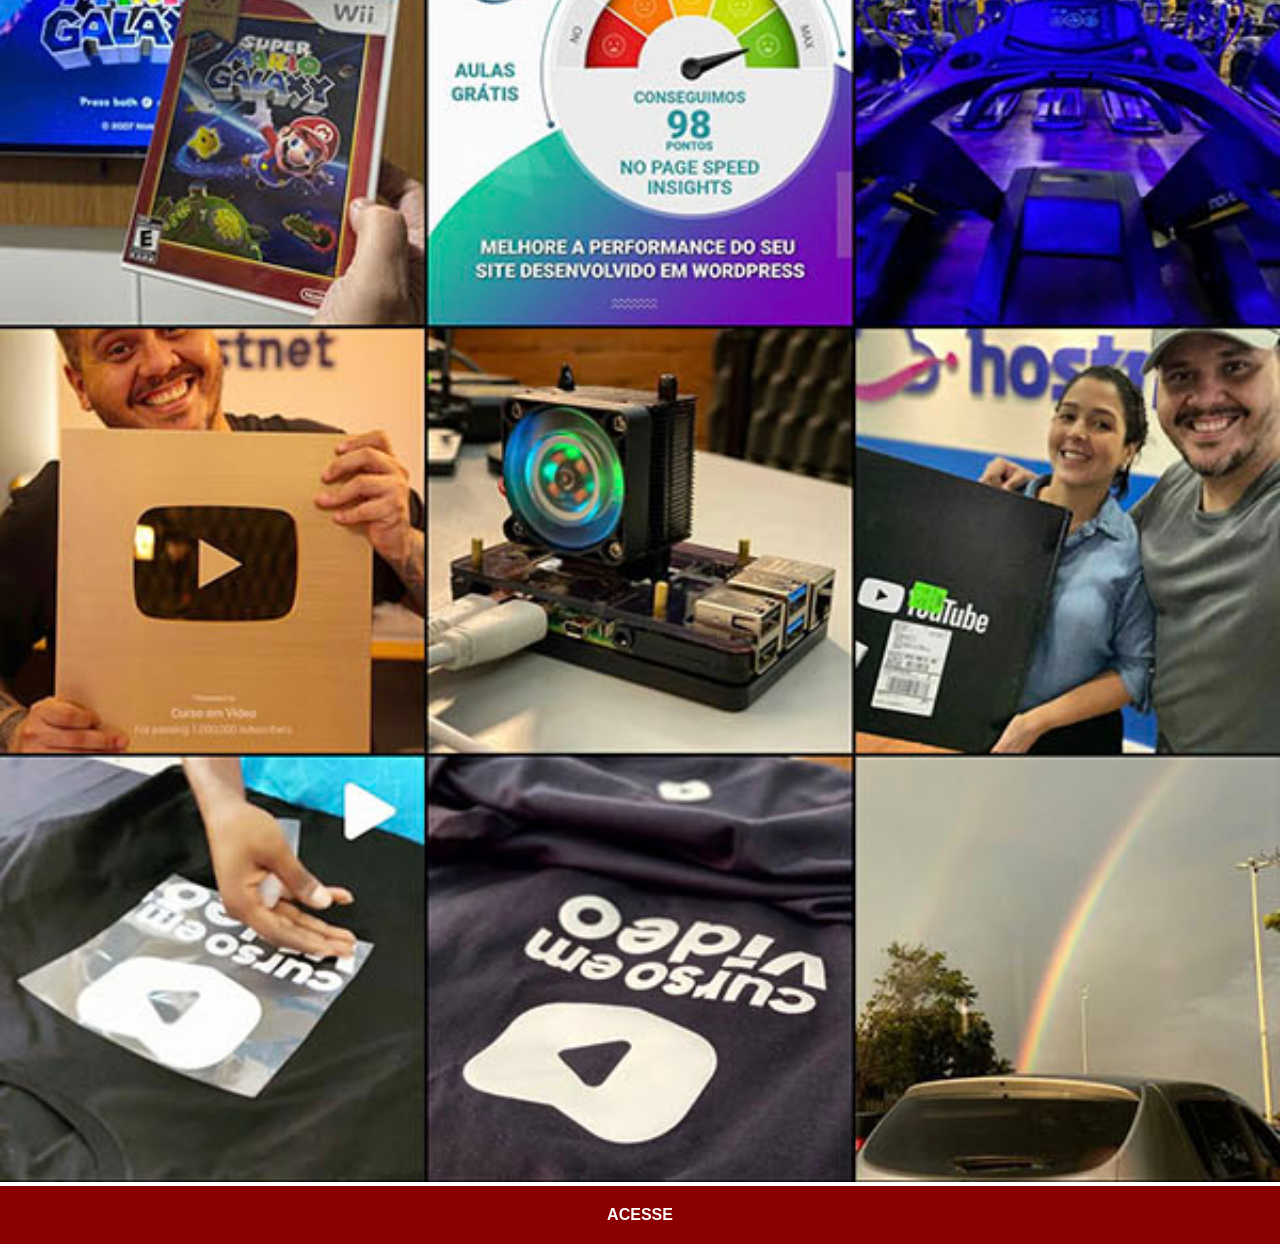
<file: instagran.html>
<!DOCTYPE html>
<html lang="pt-br">
<head>
    <meta charset="UTF-8">
    <meta name="viewport" content="width=device-width, initial-scale=1.0">
    <title>instagram</title>
    <link rel="stylesheet" href="estilo/social.css">
</head>
<body>
    <img src="imagens/tela-instagram.jpg" alt="instagram">
    <a href="https://www.instagram.com/gustavoguanabara" target="_blank">ACESSE</a>
</body>
</html>
</file>
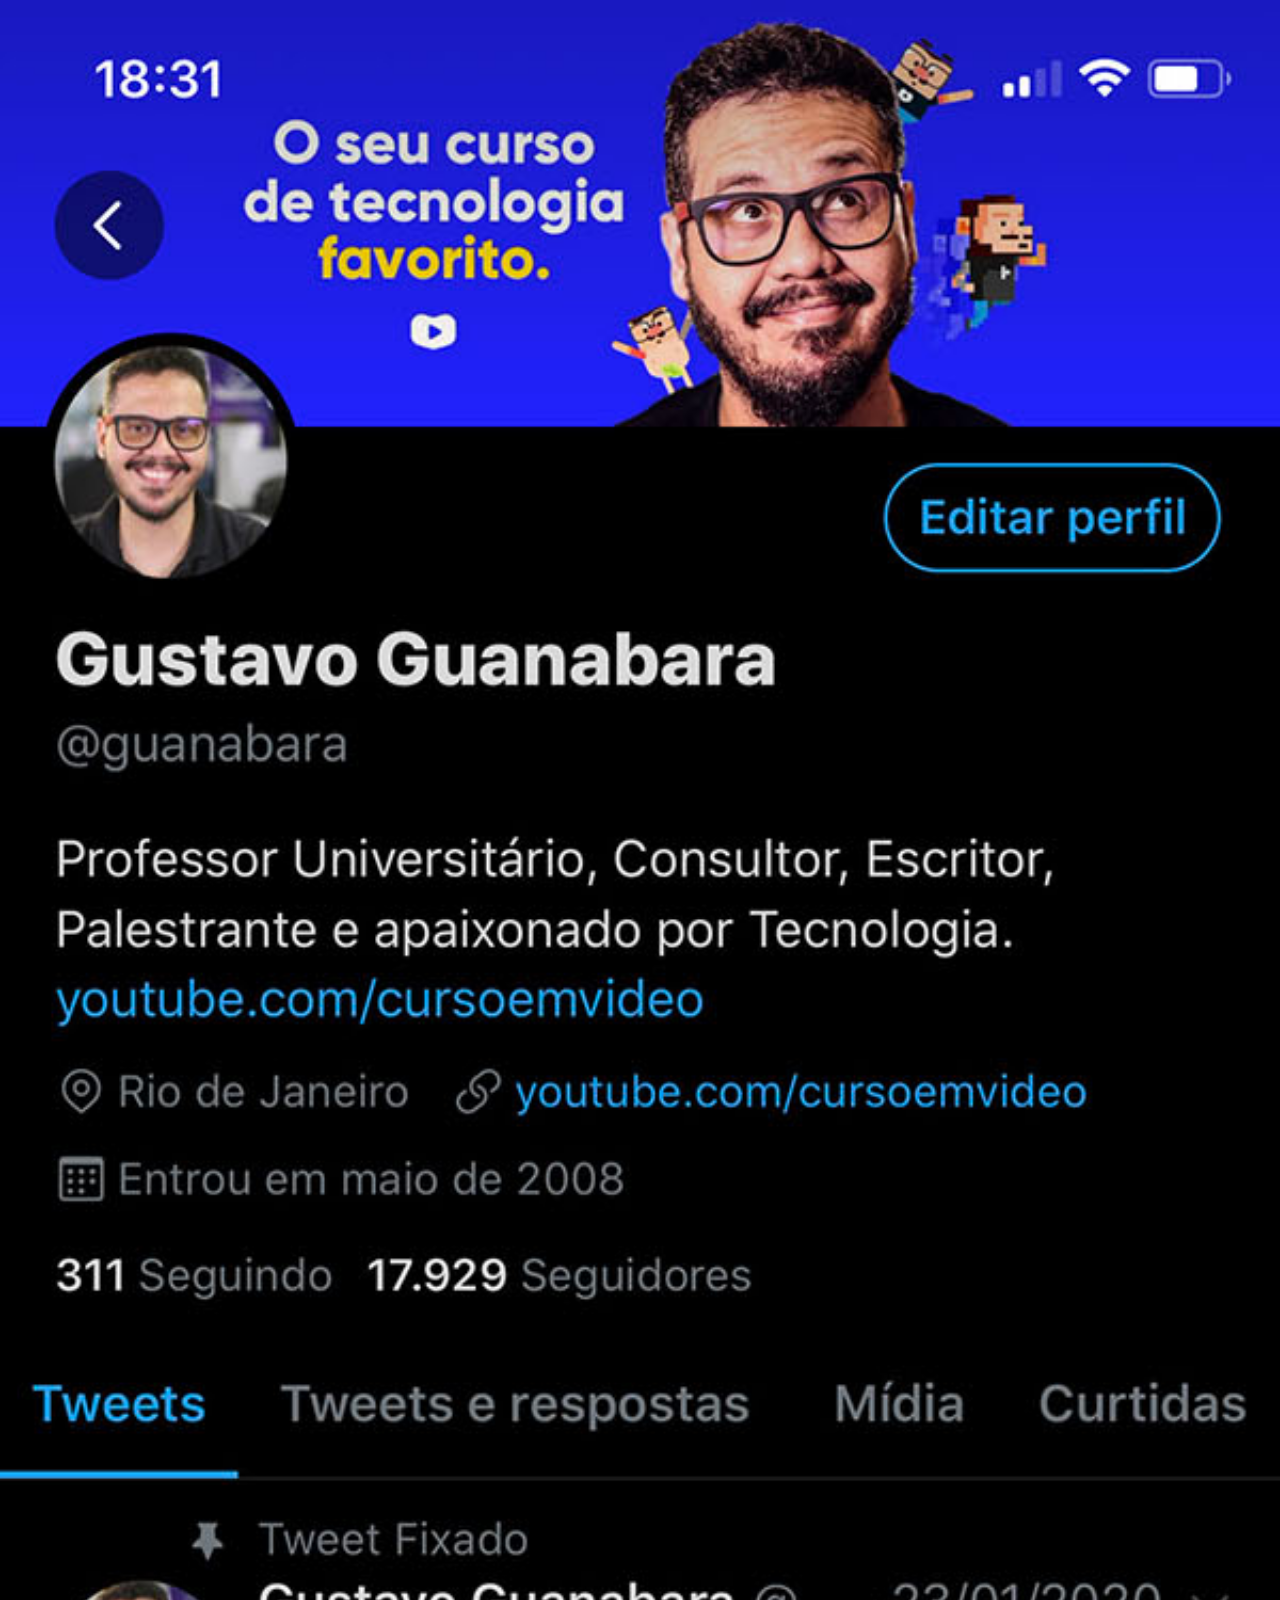
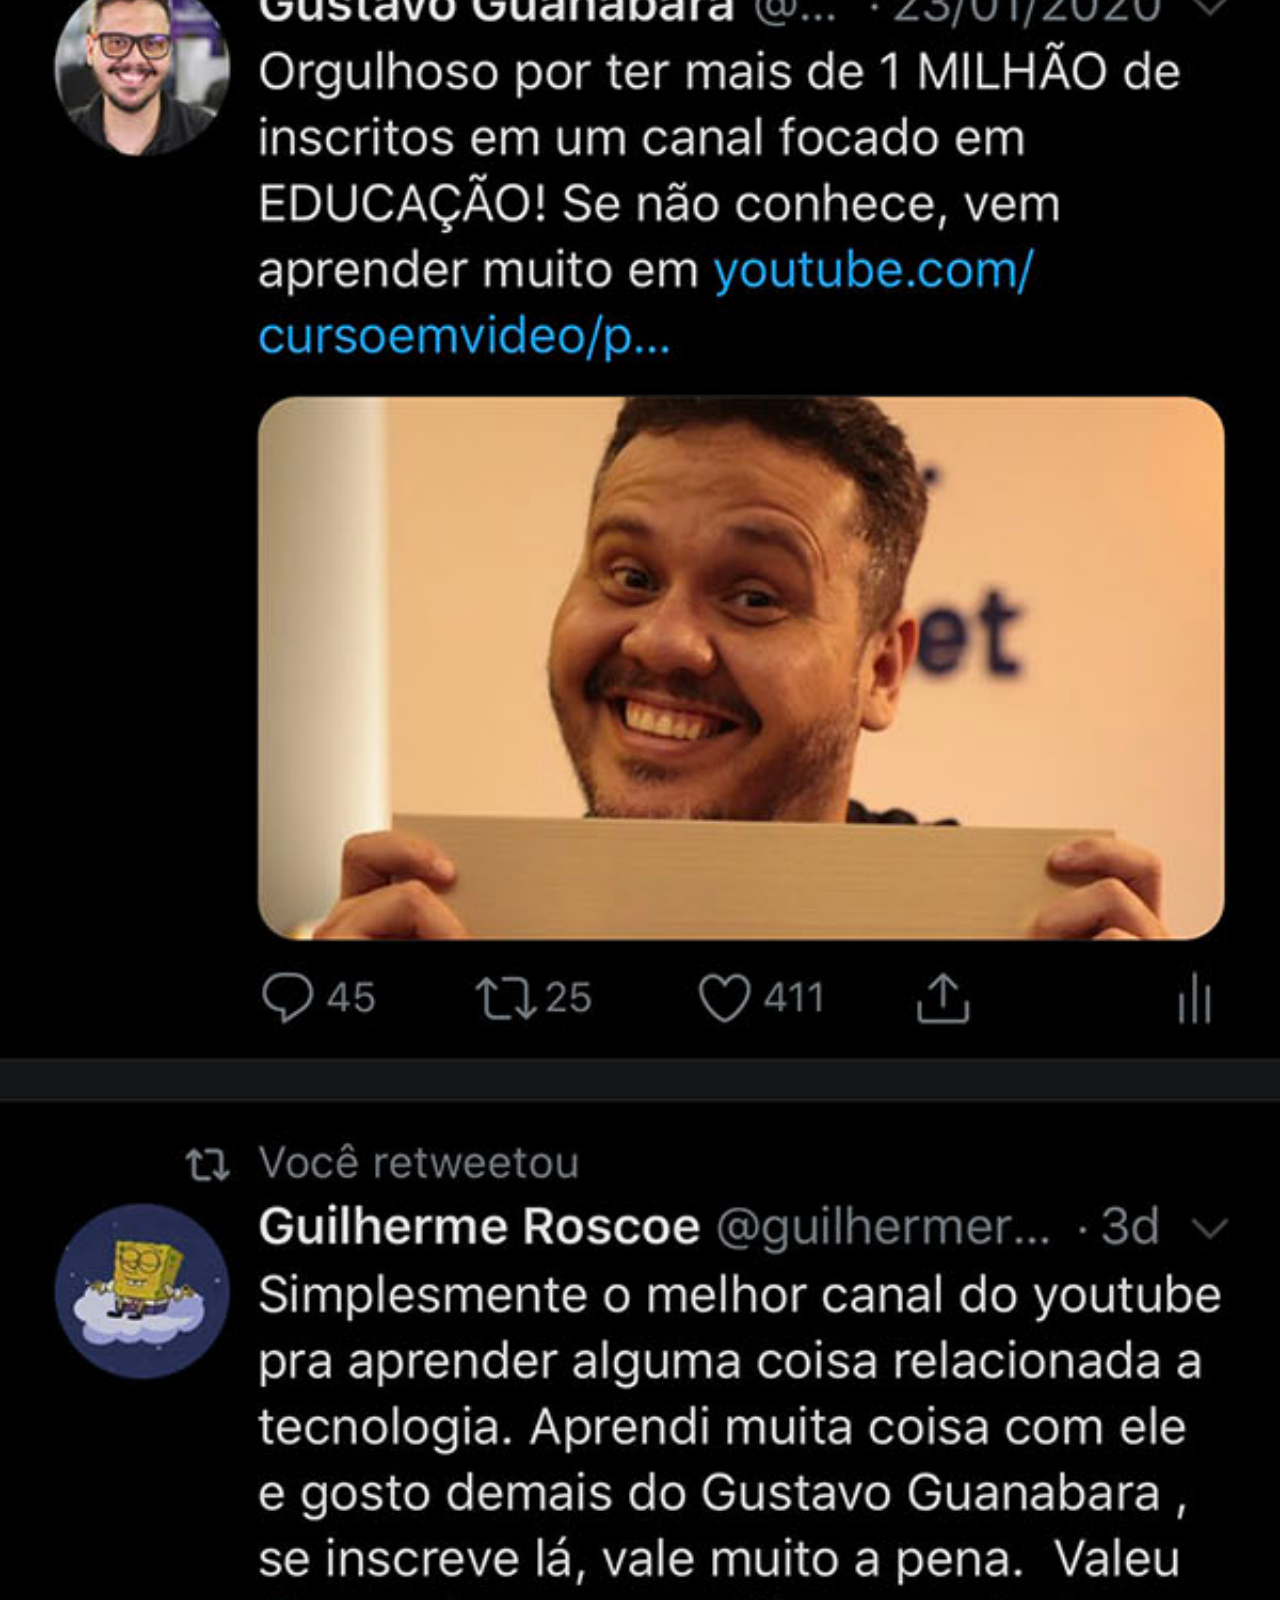
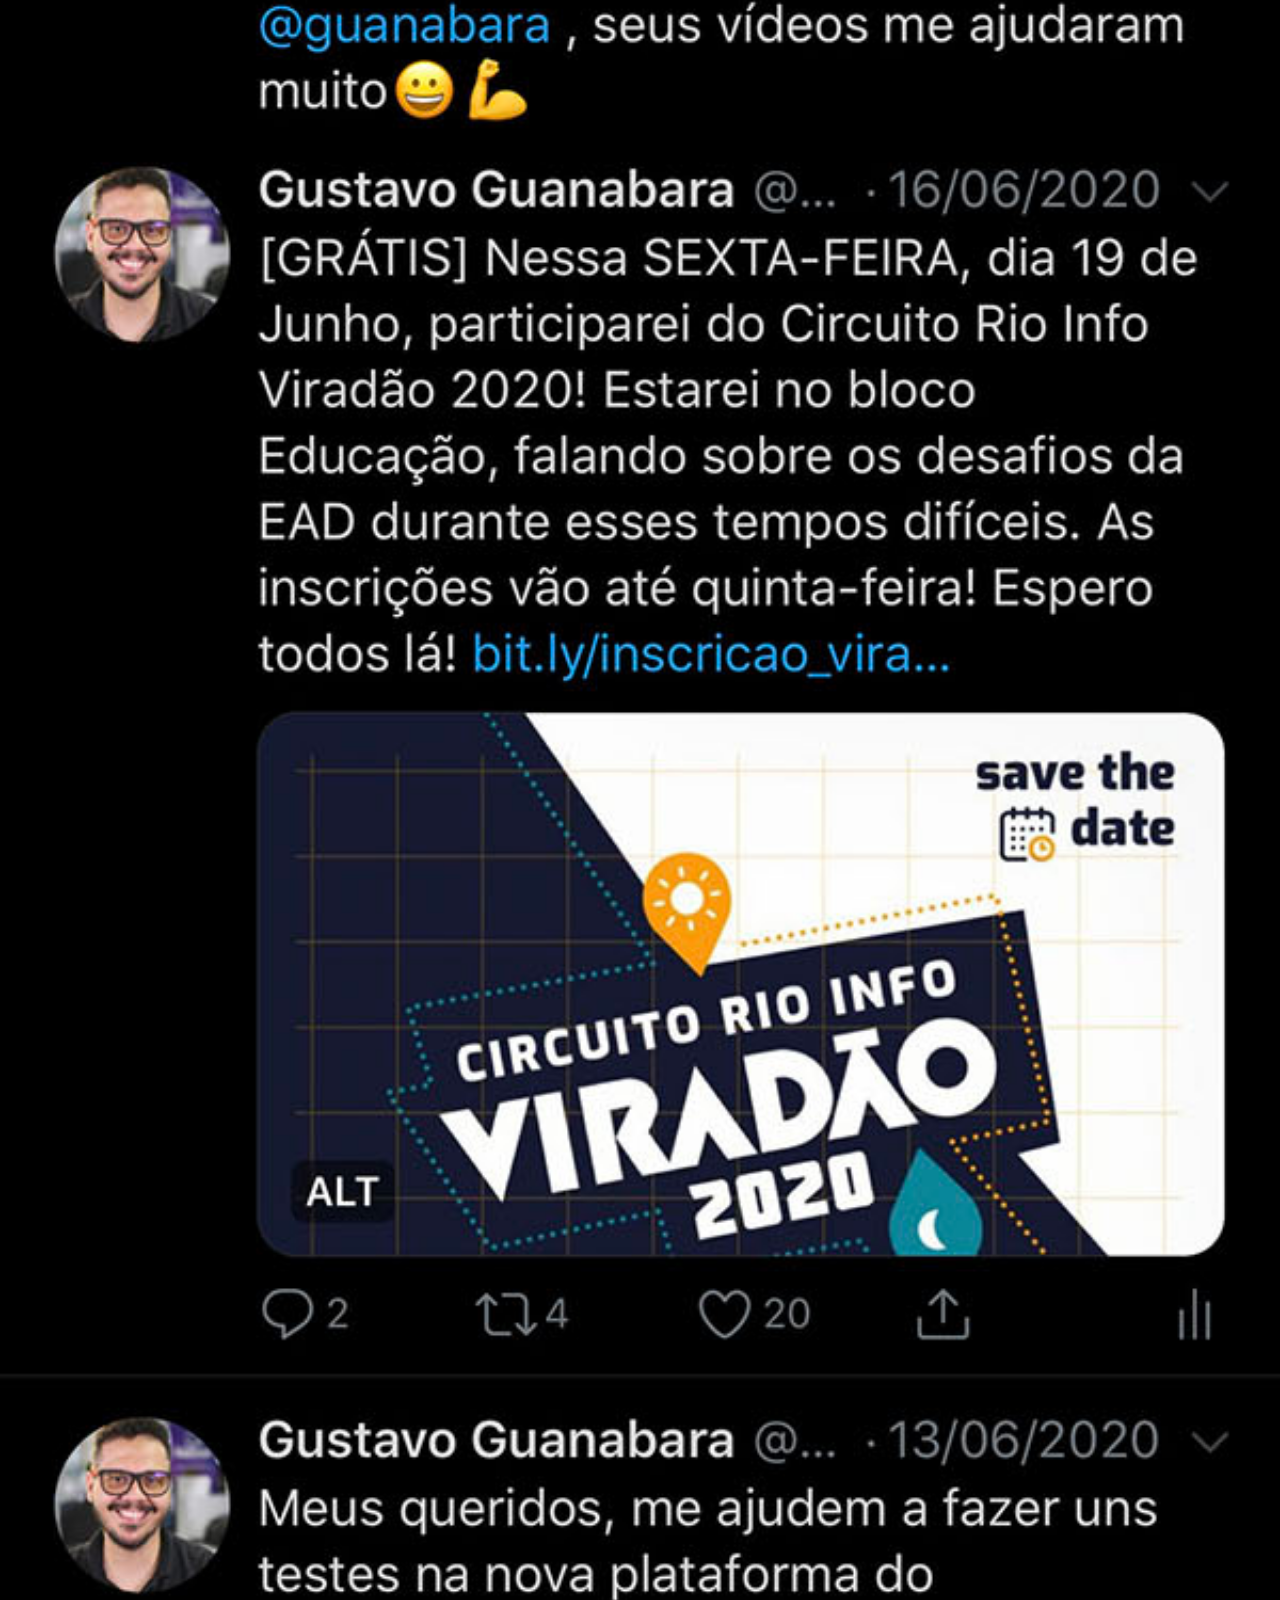
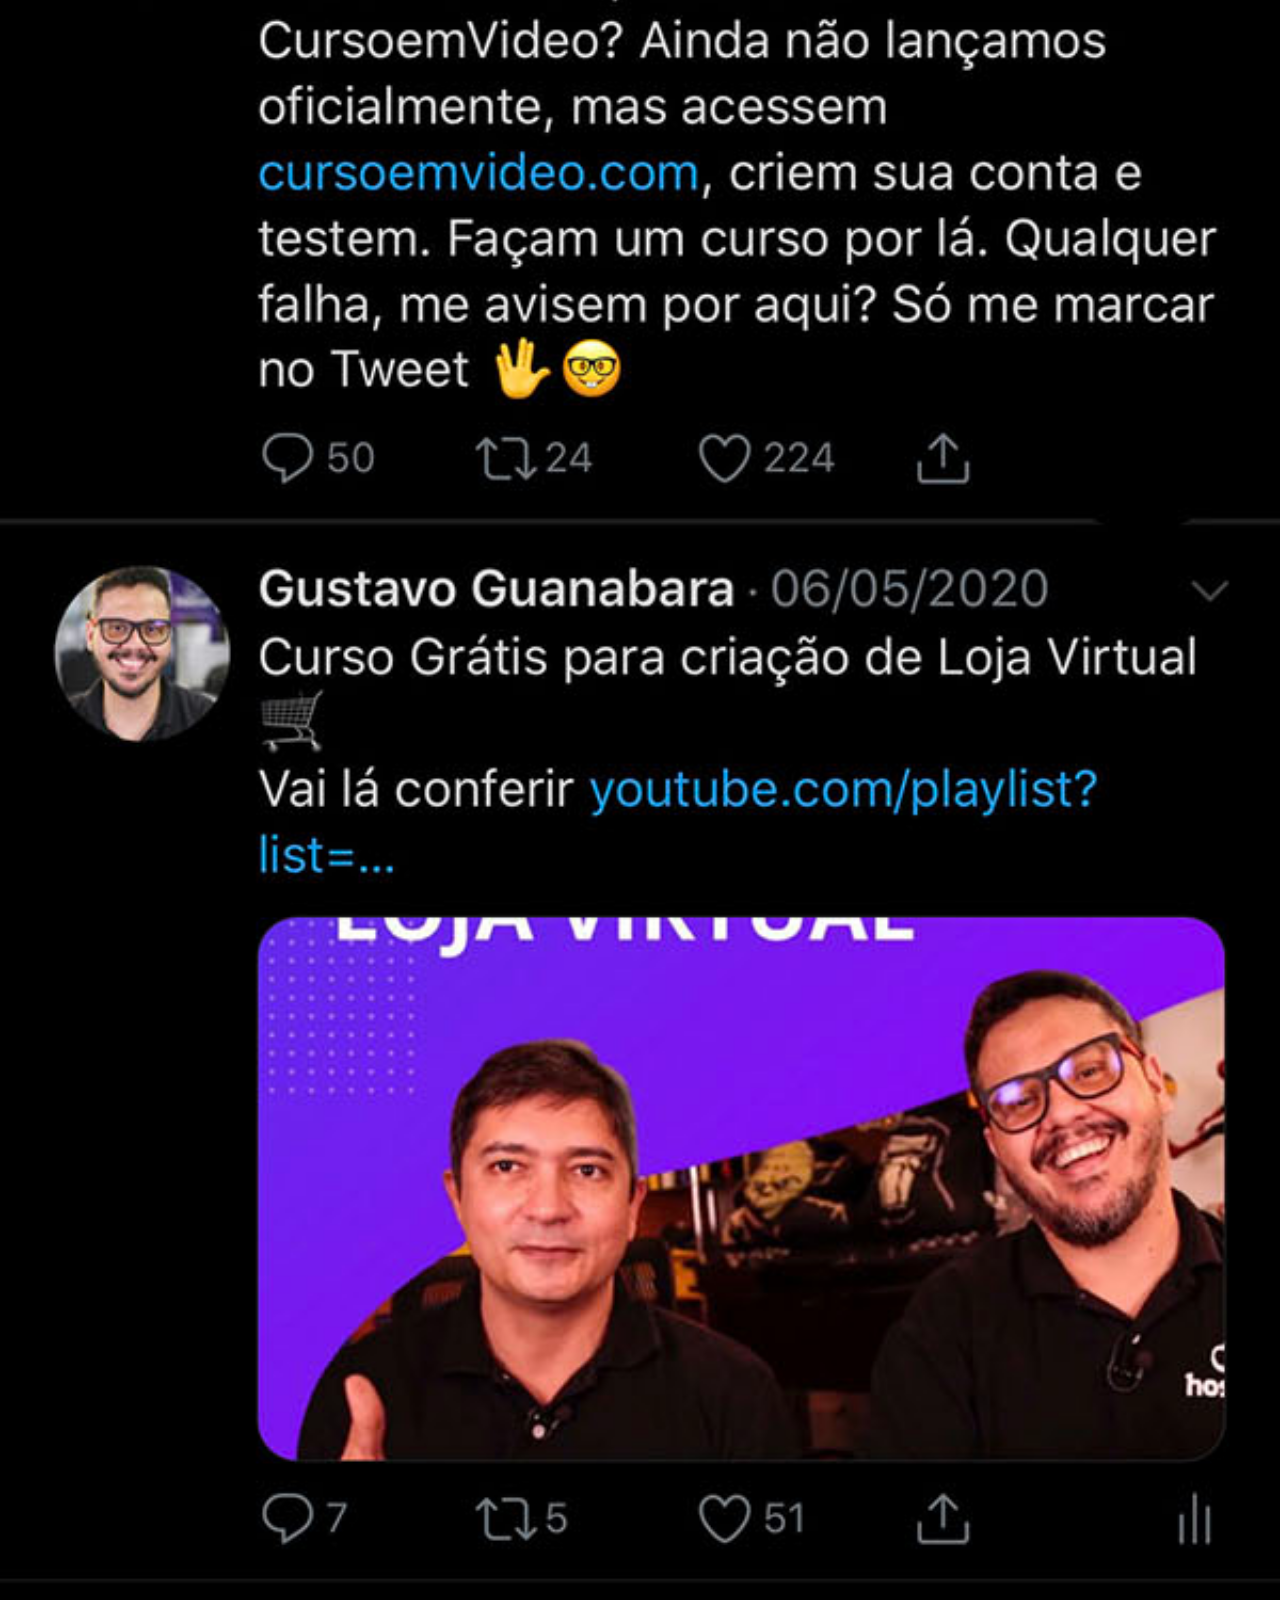
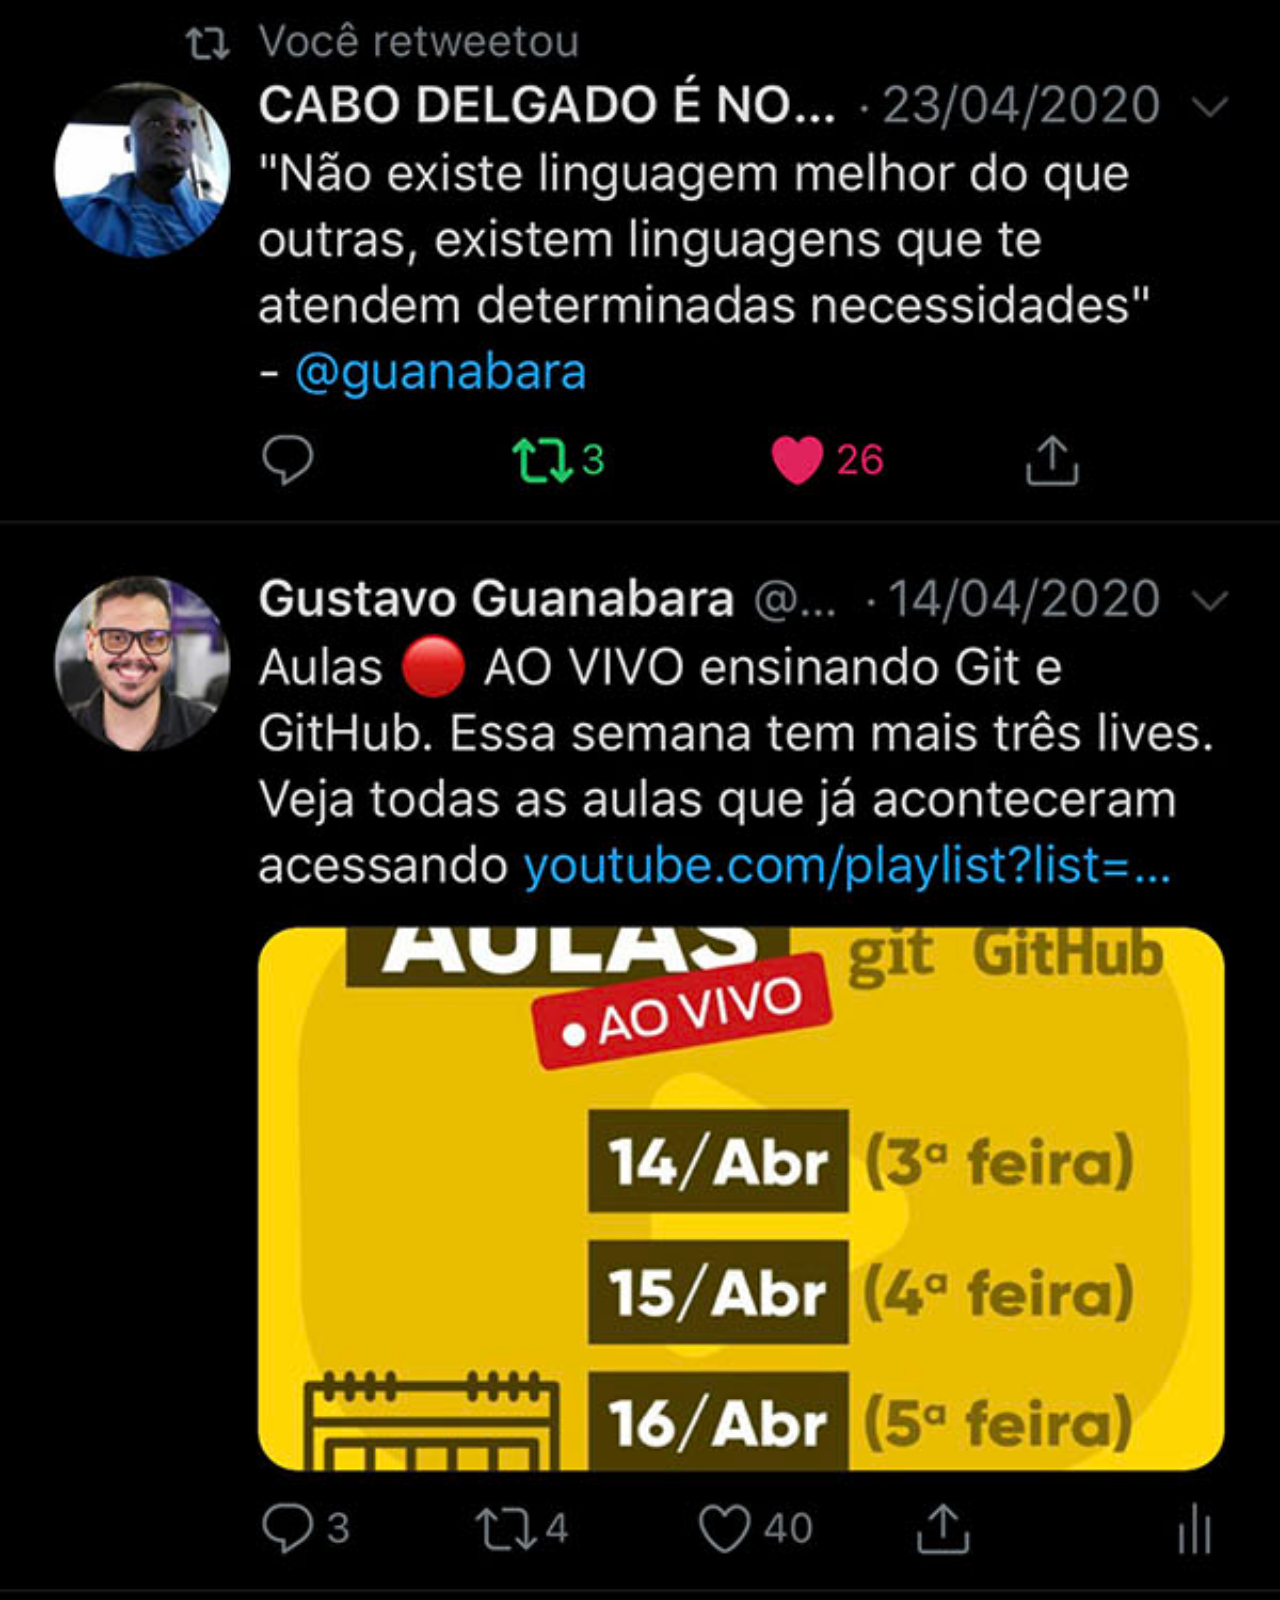
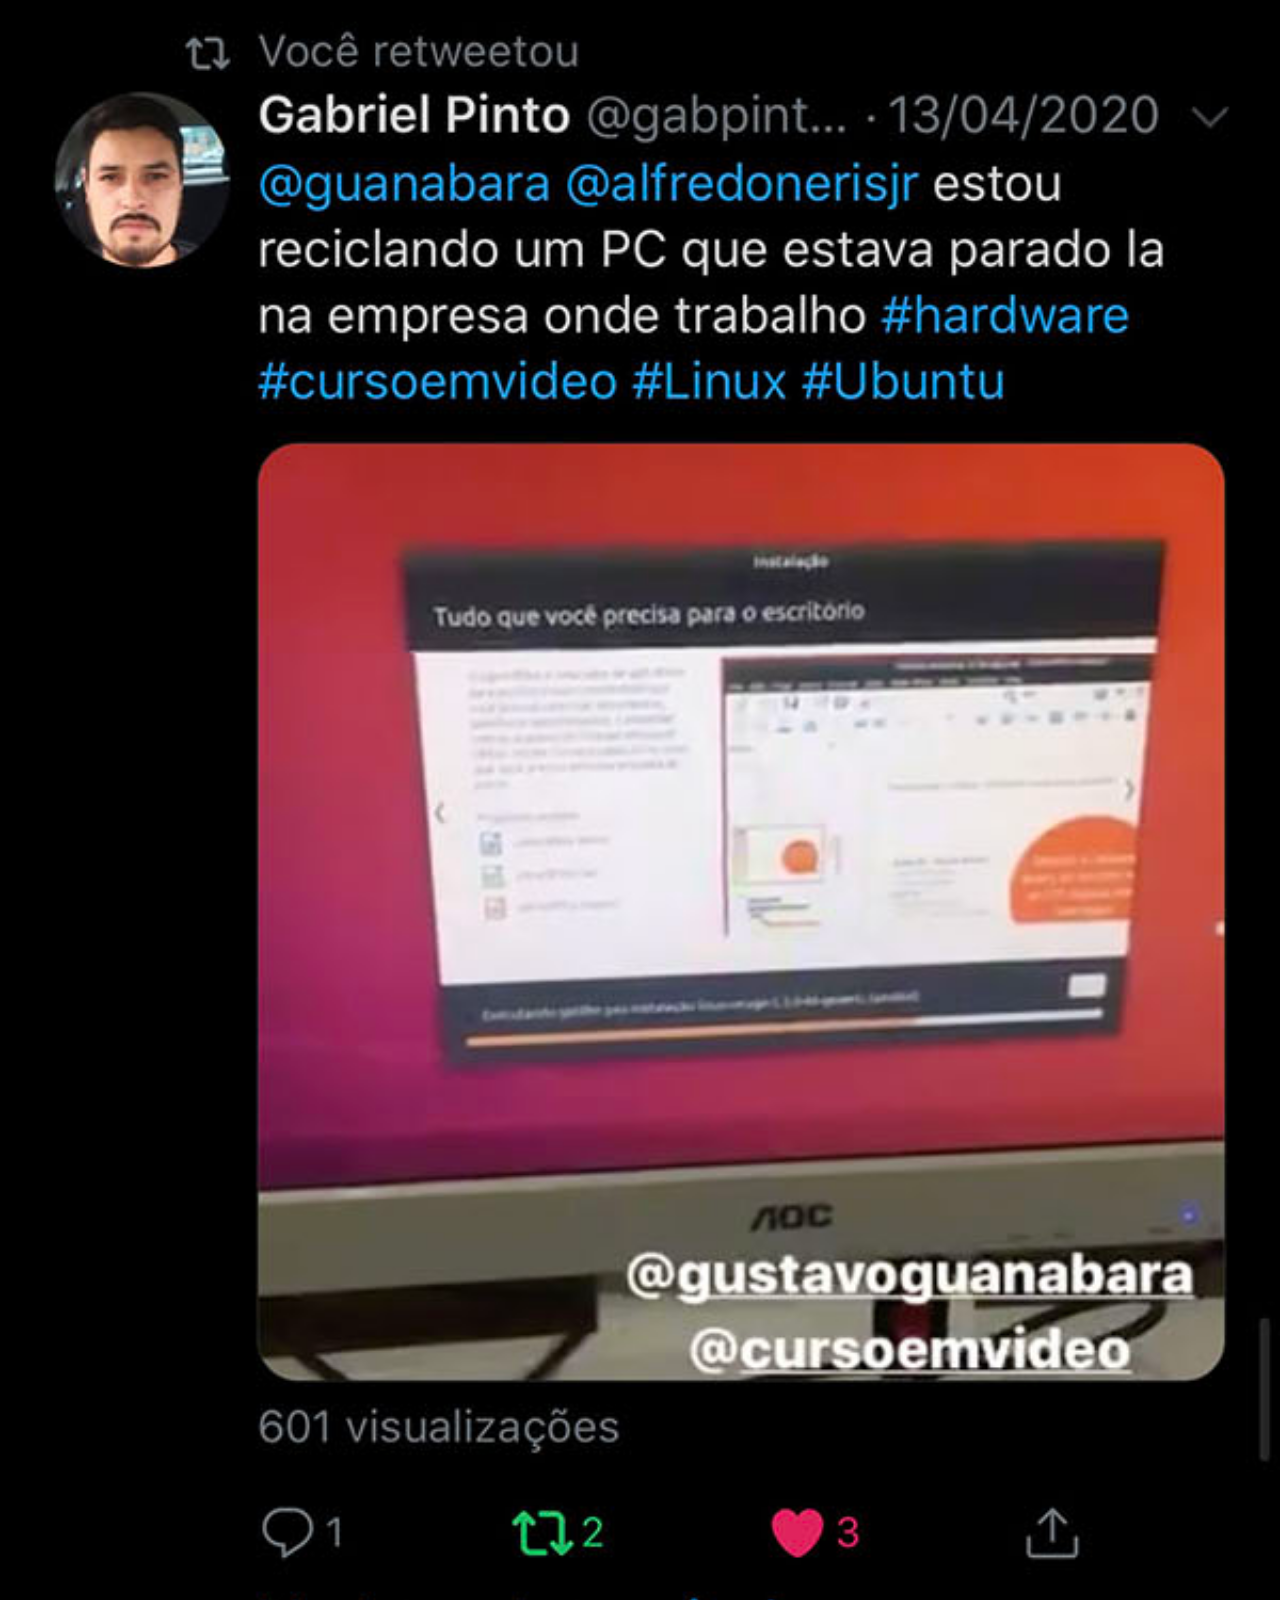
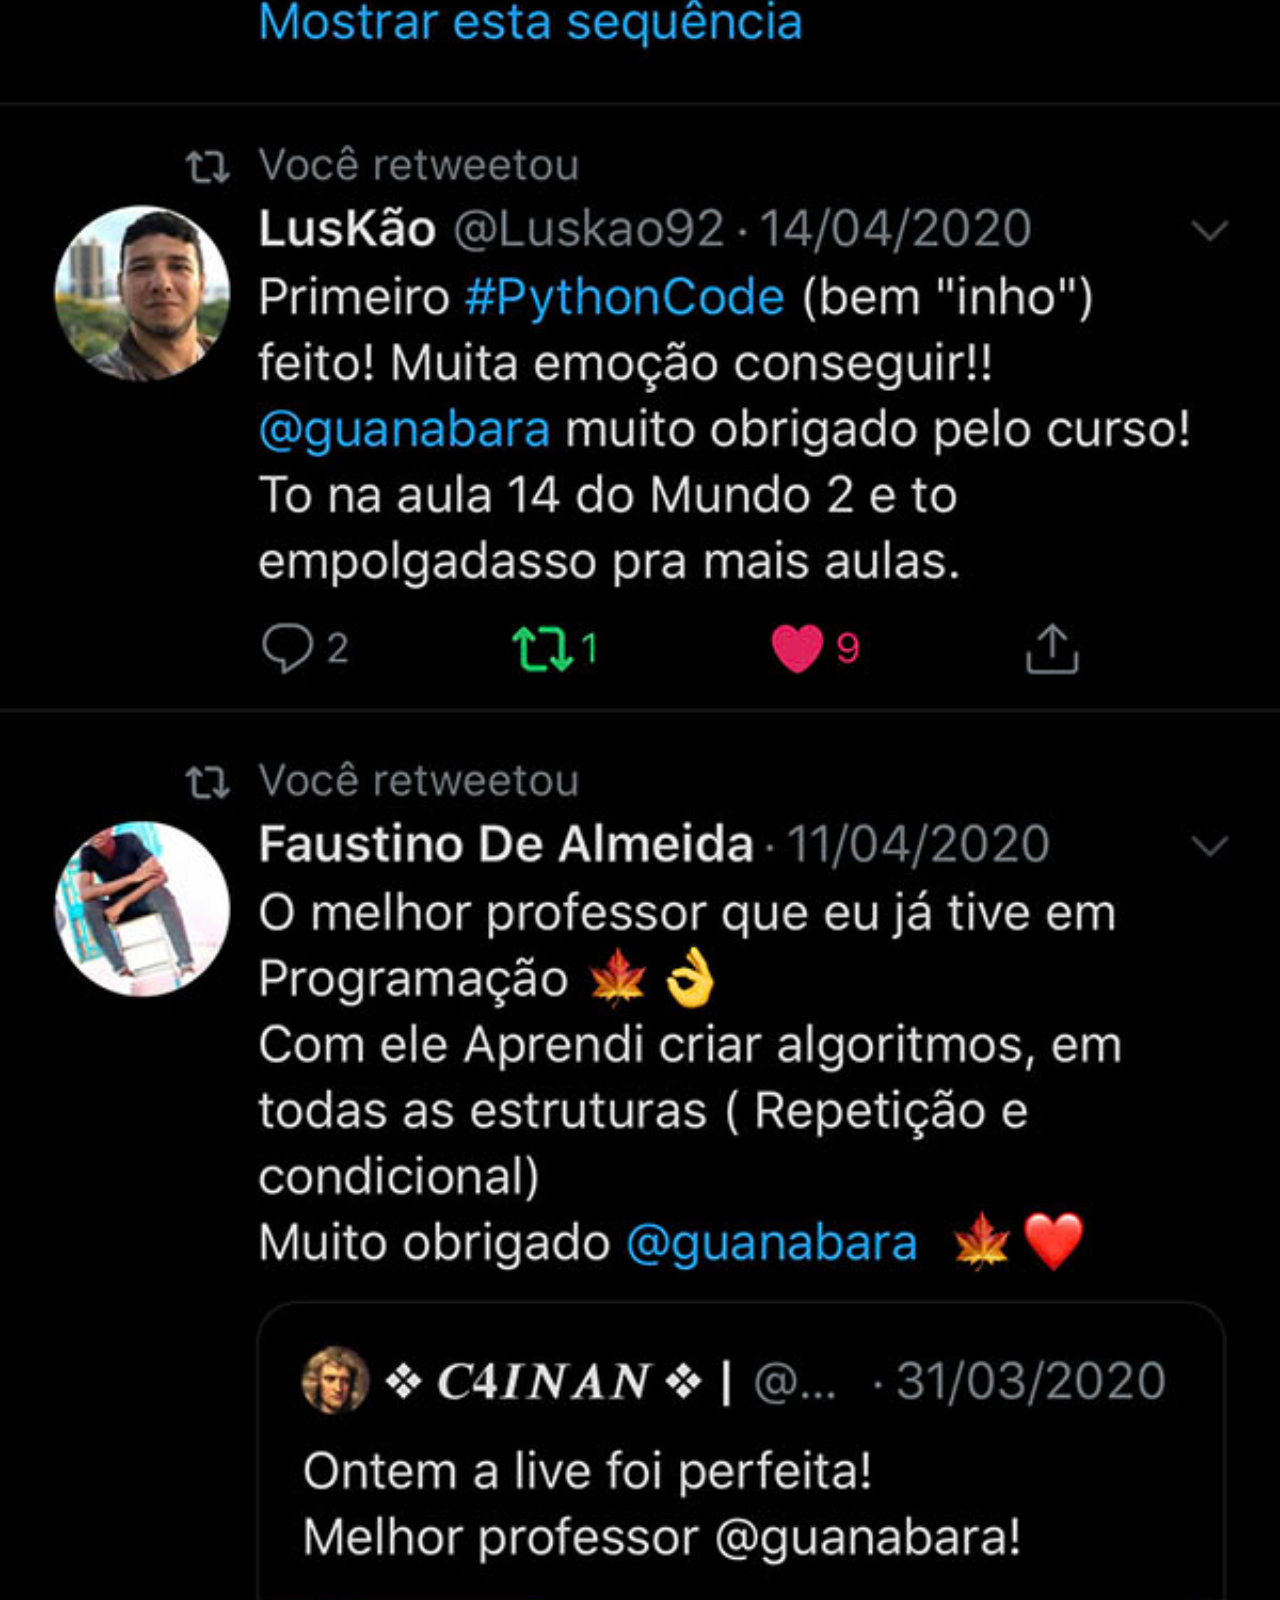
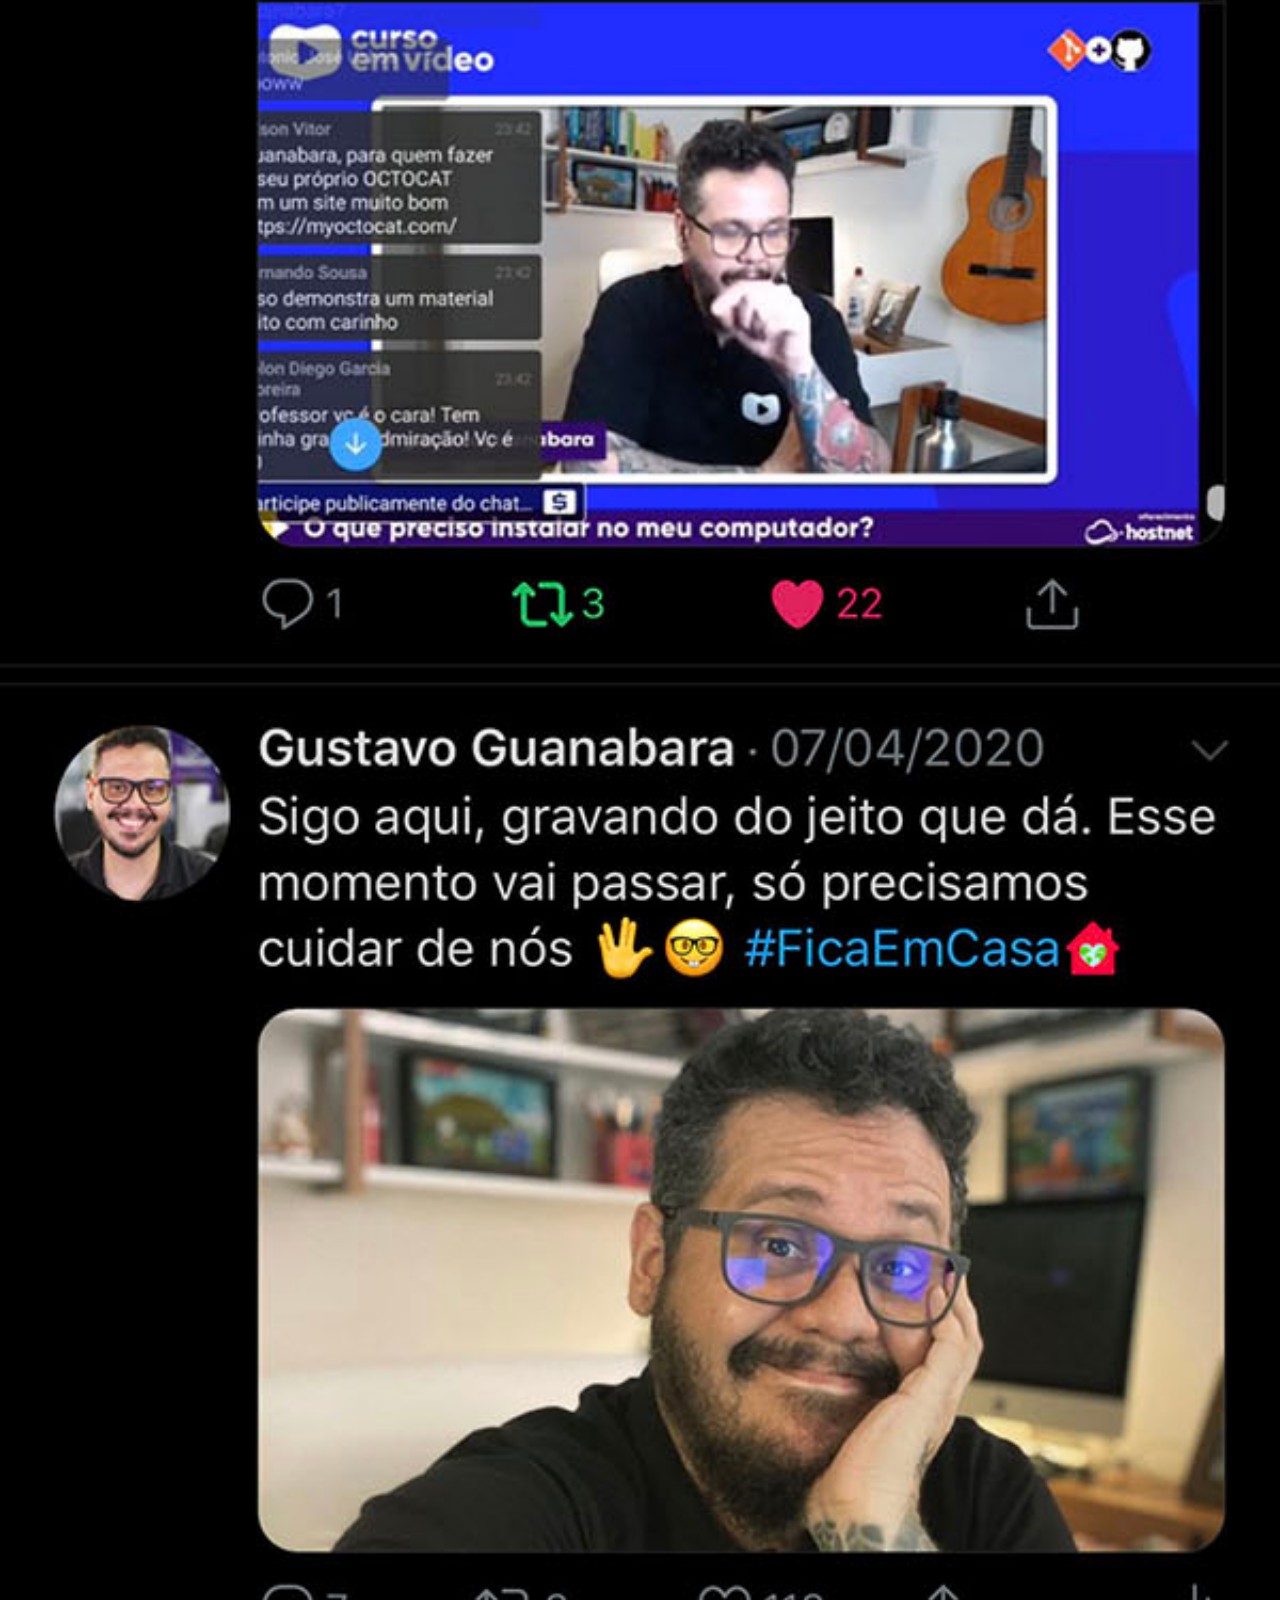
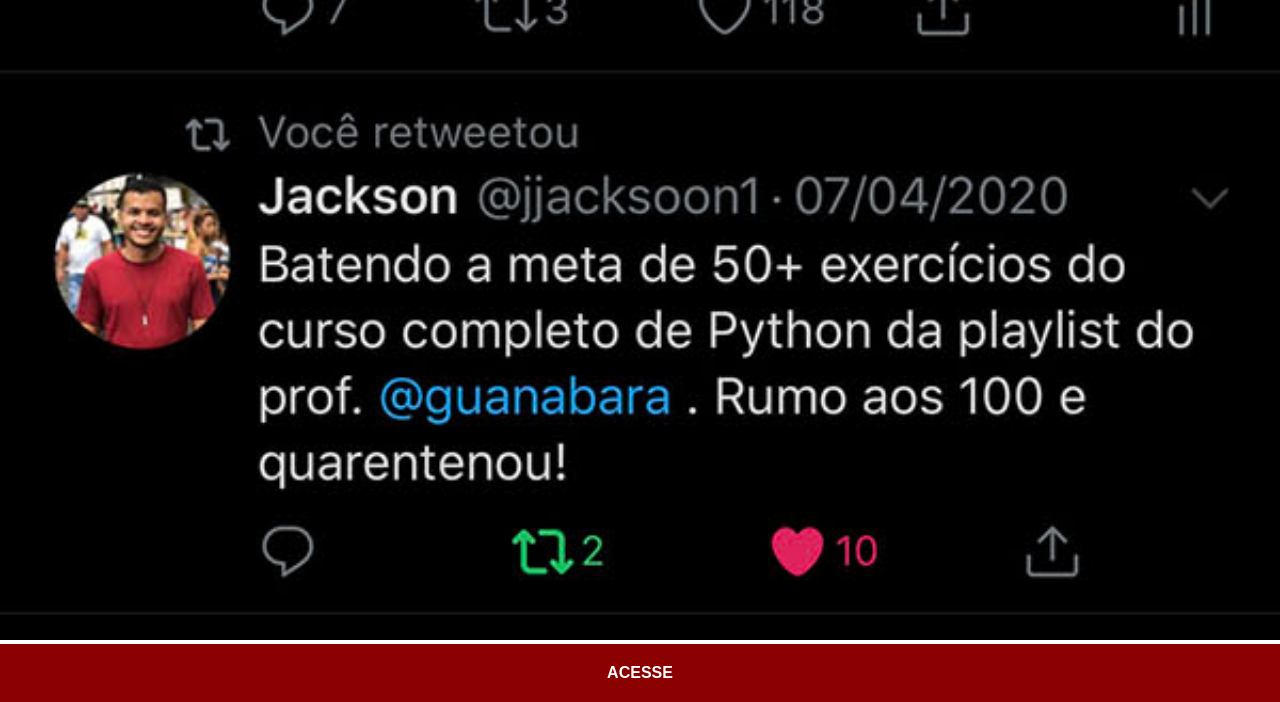
<file: twitter.html>
<!DOCTYPE html>
<html lang="pt-br">
<head>
    <meta charset="UTF-8">
    <meta name="viewport" content="width=device-width, initial-scale=1.0">
    <title>twitter</title>
    <link rel="stylesheet" href="estilo/social.css">
</head>
<body>
    <img src="imagens/tela-twitter.jpg" alt="twitter">
    <a href="https://x.com/guanabara" target="_blank">ACESSE</a>
</body>
</html>
</file>
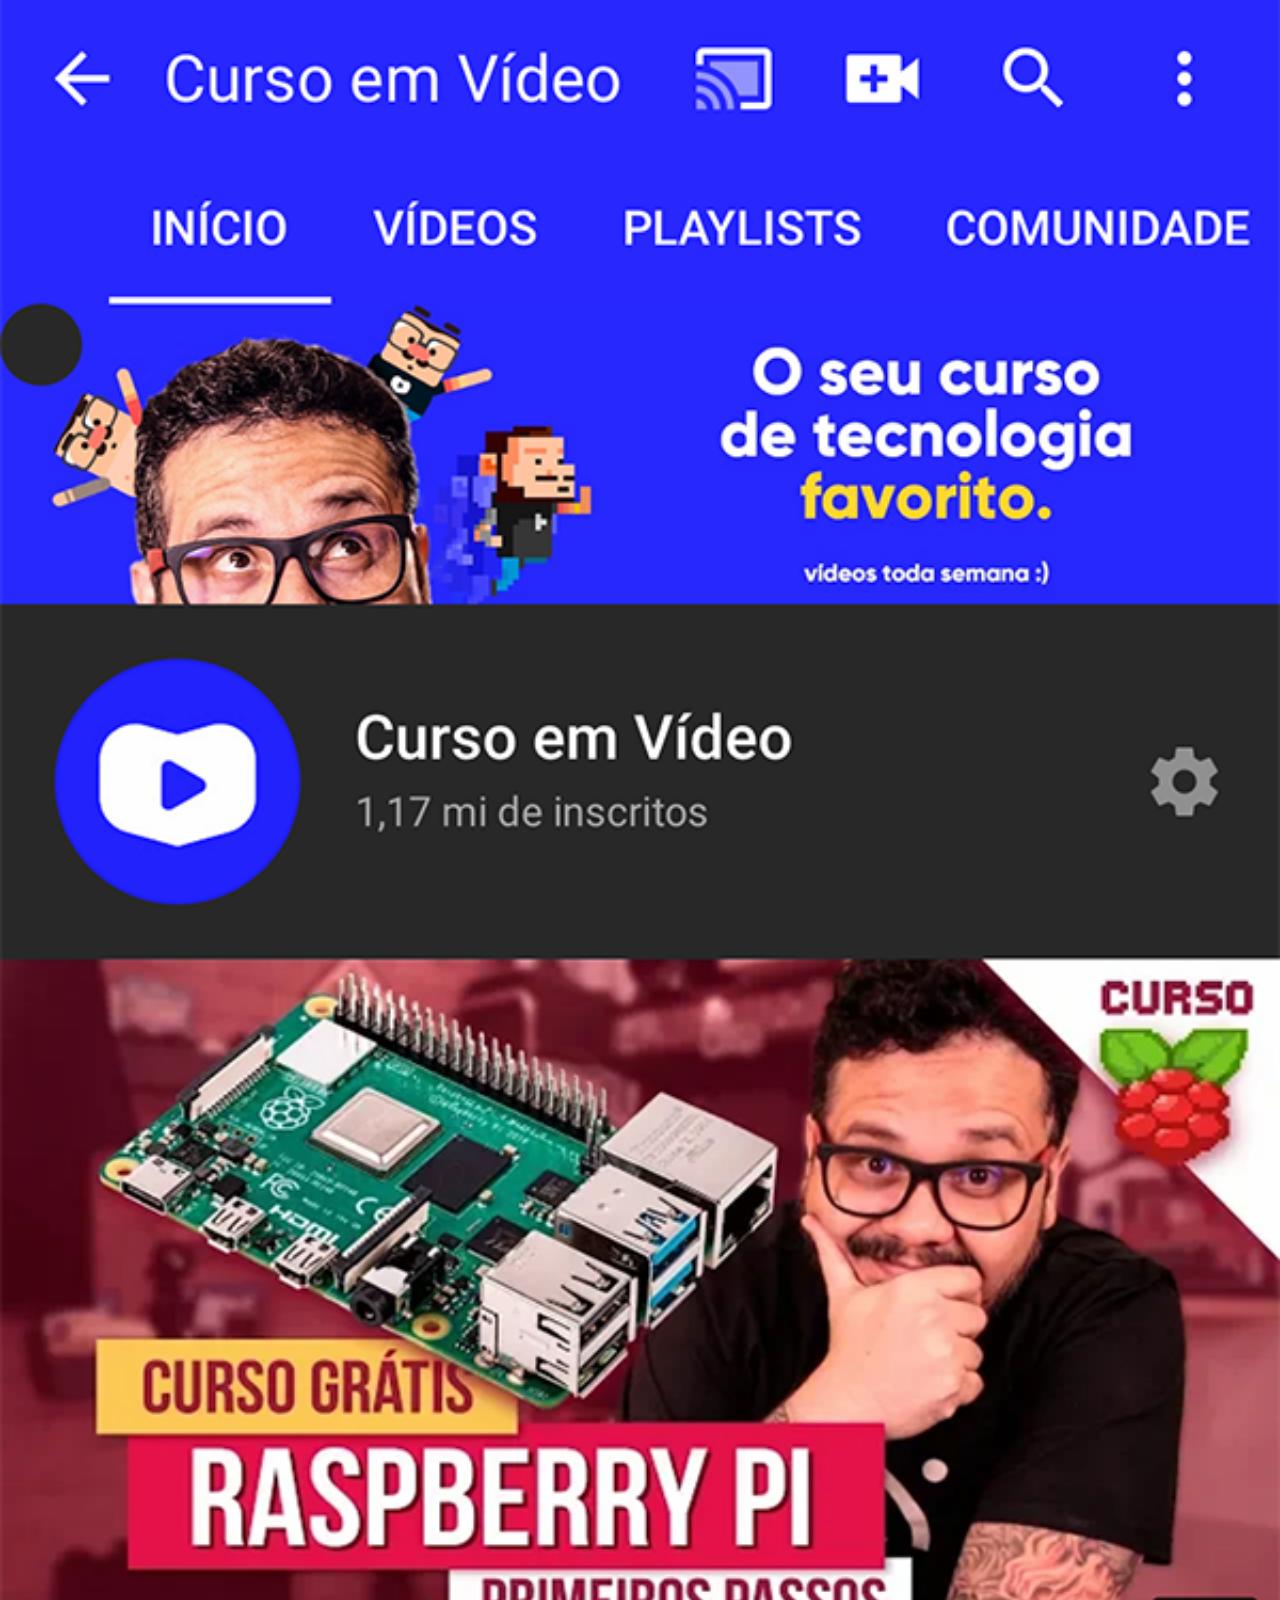
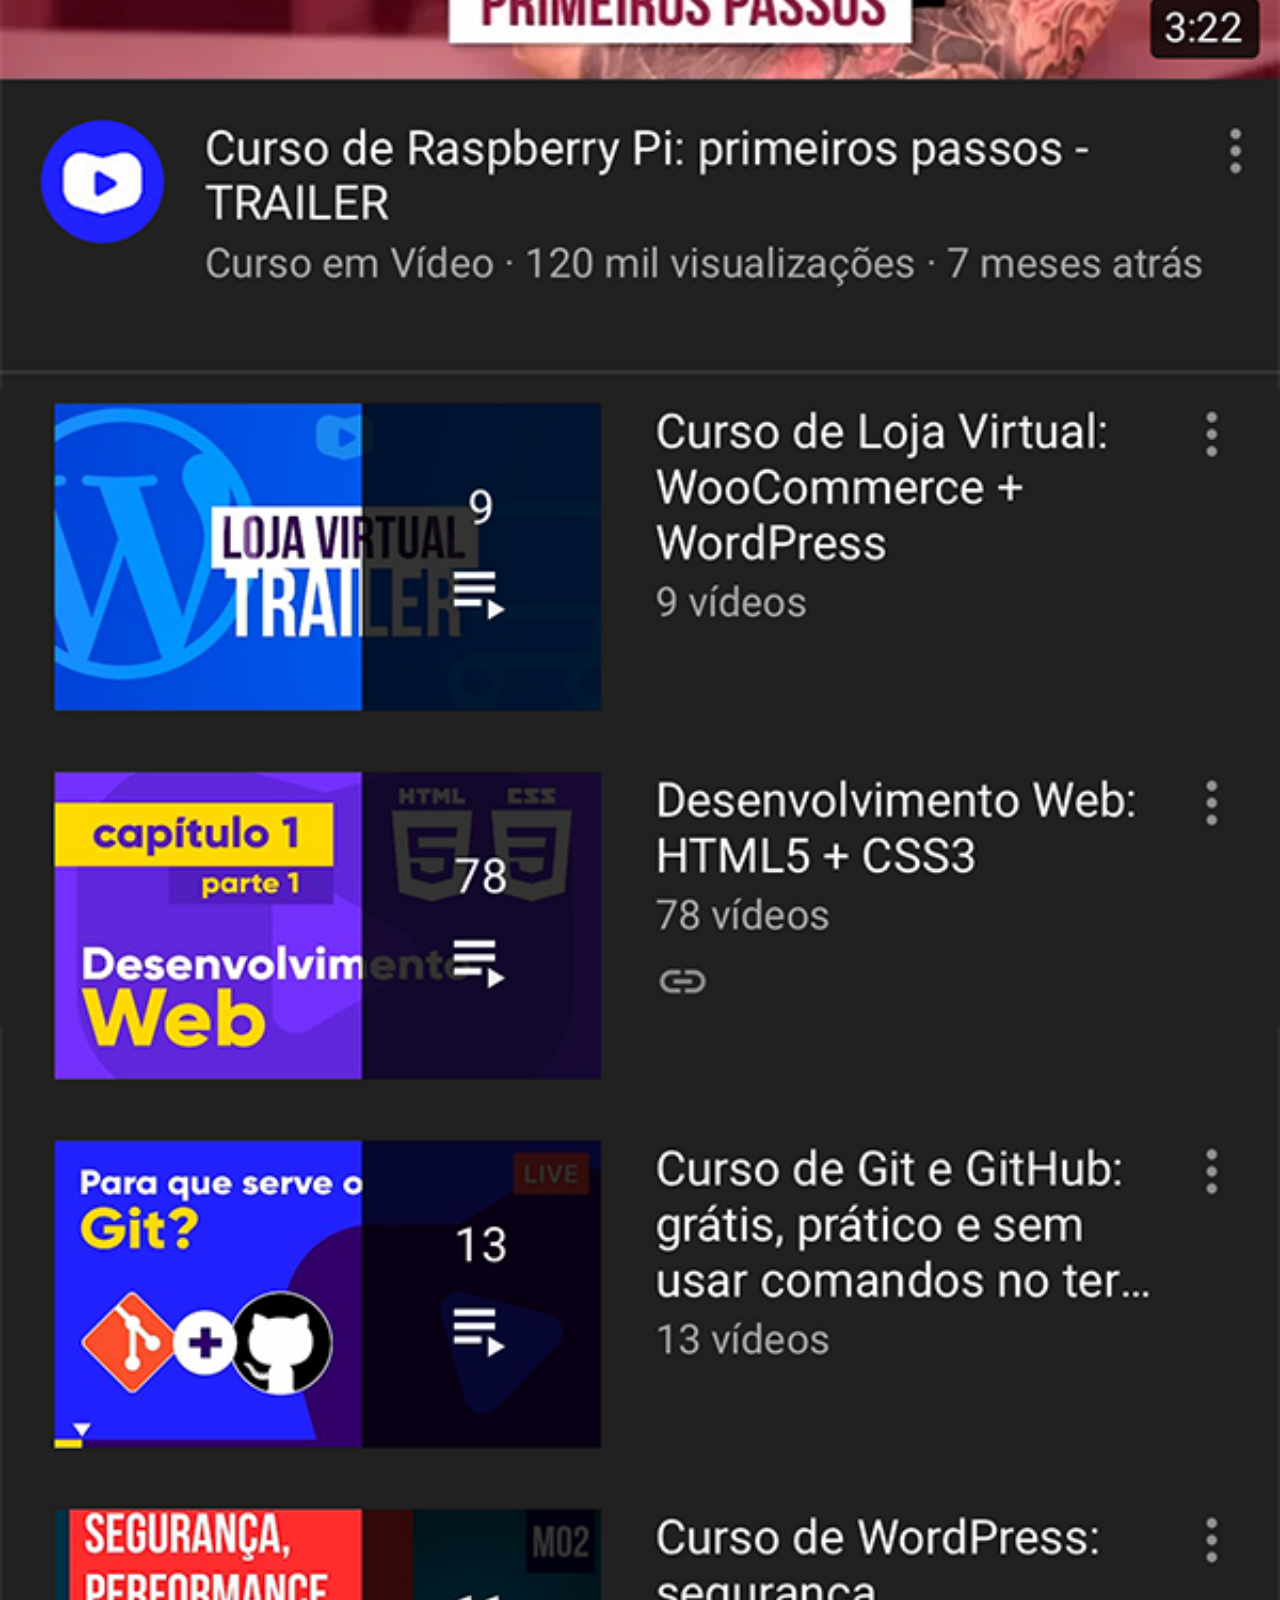
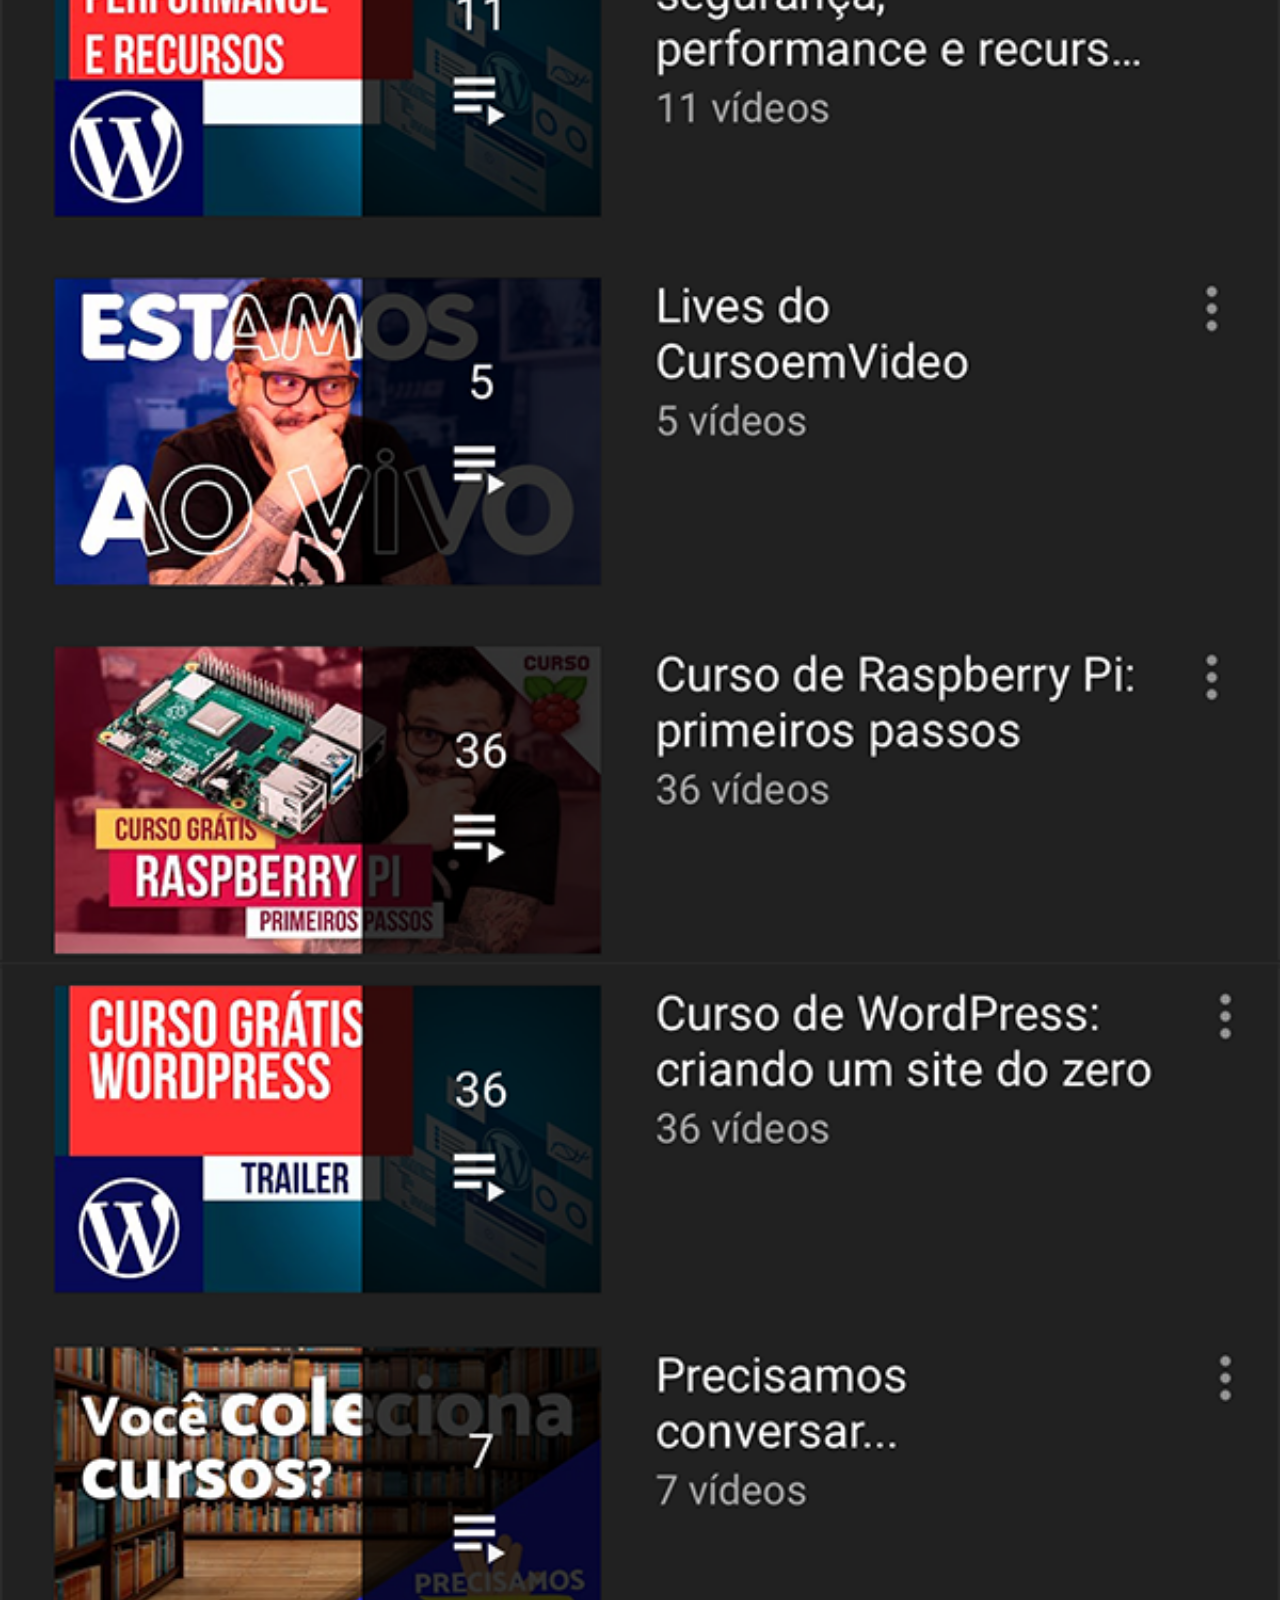
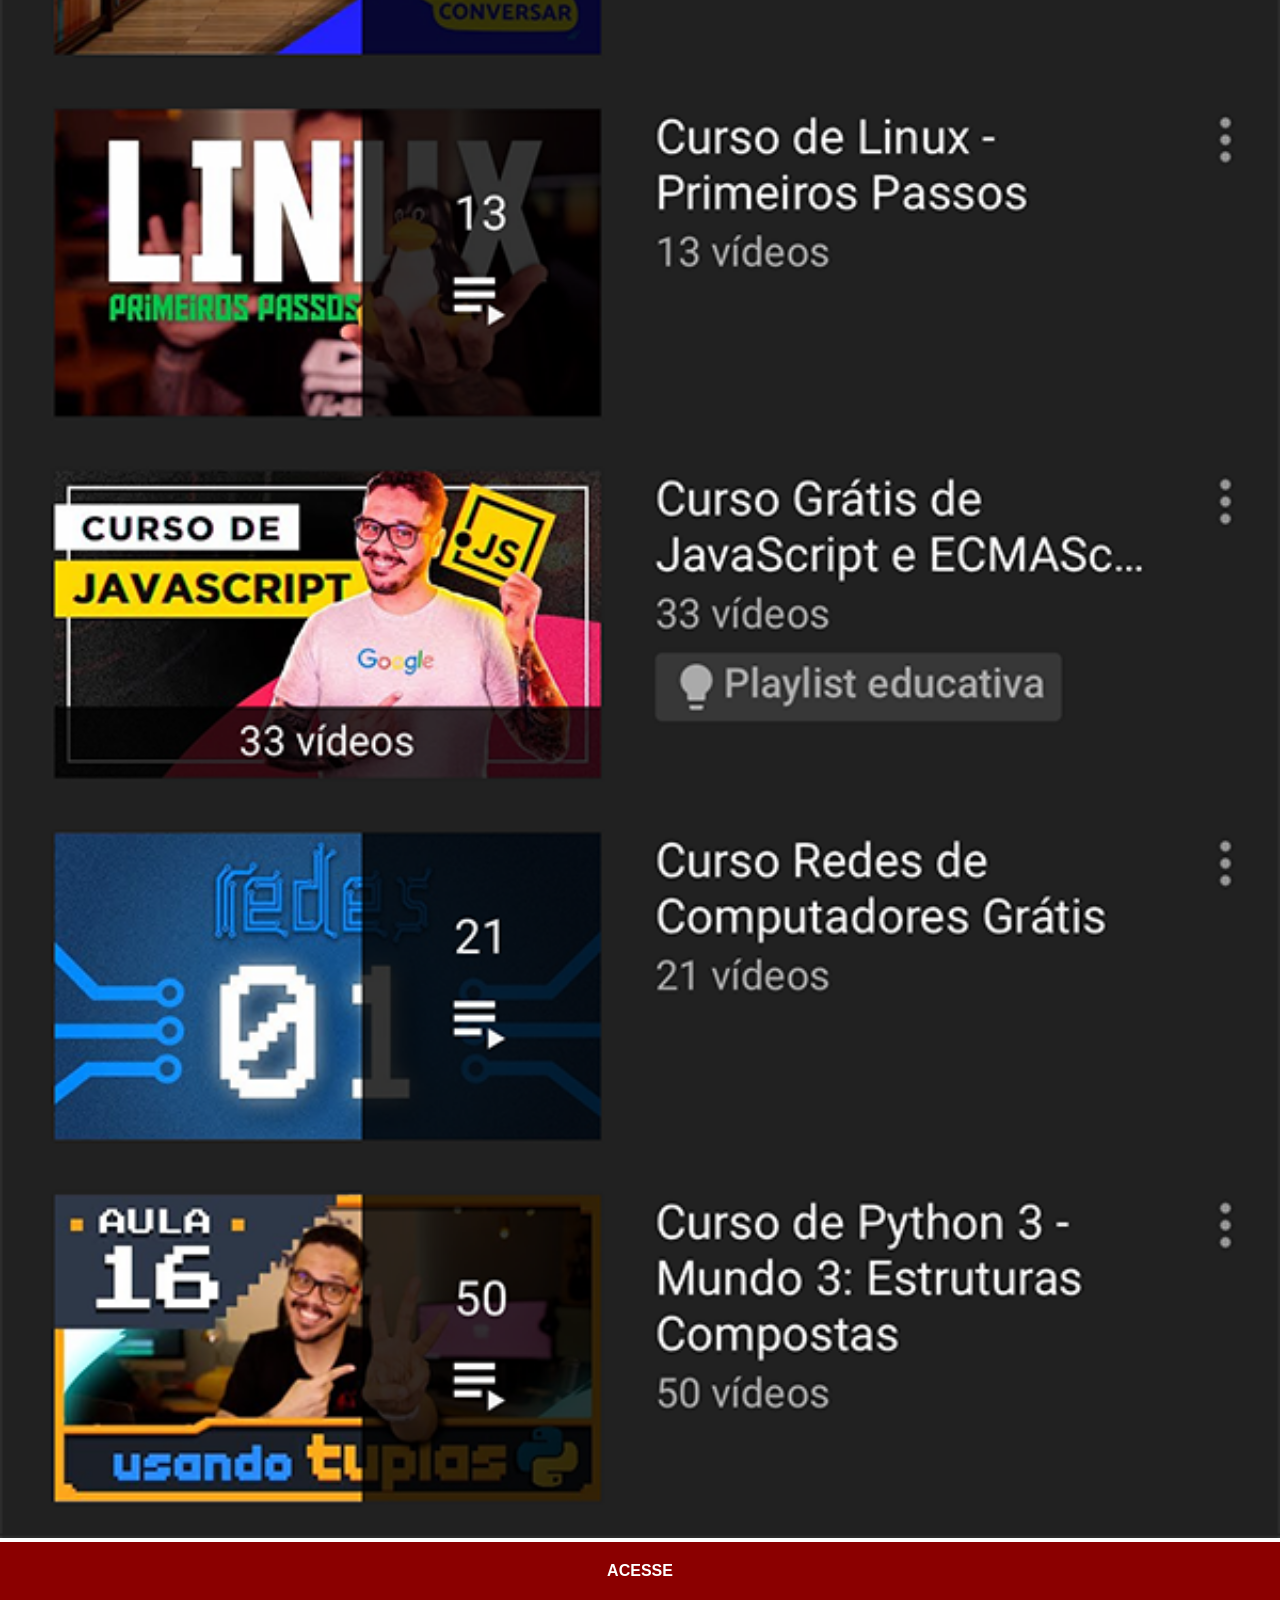
<file: youtube.html>
<!DOCTYPE html>
<html lang="pt-br">
<head>
    <meta charset="UTF-8">
    <meta name="viewport" content="width=device-width, initial-scale=1.0">
    <title>YouTube</title>
    <link rel="stylesheet" href="estilo/social.css">
</head>
<body>
    <img src="imagens/tela-youtube.png" alt="YouTube">
    <a href="https://www.youtube.com/@cursoemvideo/playlists" target="_blank">ACESSE</a>
</body>
</html>
</file>
<file: estilo/style.css>
@charset "UTF-8";

*{
    margin: 0;
    padding: 0;
    font-family: Arial, Helvetica, sans-serif;
}

html, body{
    height: 100vh;
    width: 100vw;
    background-color: aqua;
}
body{
    background: url('../imagens/fundo-madeira.jpg') no-repeat top center;
    background-size: cover;
    background-attachment: fixed;
}
main{
    position: relative;
    height: 100vh;
}
section#telefone{
    position: absolute;
    top: 50%;
    left: 50%;
    transform: translate(-50%, -50%);

    height: 627px;
    width: 311px;
    
    background-color: blue;

    background: url('../imagens/frame-iphone.png')no-repeat;

}
iframe#tela{
    position: relative;
    top: 80px;
    left: 22px;
    width: 267px;
    height: 471px;
}
section#redes-sociais{
    text-align: right;
}

section#redes-sociais img{
    width: 50px;
    margin: 10px;
    border-radius: 50%;
    box-shadow: 2px 2px 2px rgba(0, 0, 0, 0.404);
    box-sizing: border-box;

}
section#redes-sociais img:hover{
    border: 2px solid rgba(255, 255, 255, 0.664);
    transform: translate(-3px, -3px);
    box-shadow: 5px 5px 10px rgba(0, 0, 0, 0.603);
    transition: transform 0.3s;
}
</file>
<file: estilo/social.css>
@charset "UTF-8";
*{
    margin: 0;
    padding: 0;
    font-family: Arial, Helvetica, sans-serif;
}
::-webkit-scrollbar{
    width: 0px;
    height: 0px;
}

img{
    width: 100vw;
}
a{
    display: block;
    background-color: darkred;
    color: white;
    padding: 20px;
    text-align: center;
    font-weight: bolder;
    text-decoration: none;
}
a:hover{
    background-color: red;
}
</file>
